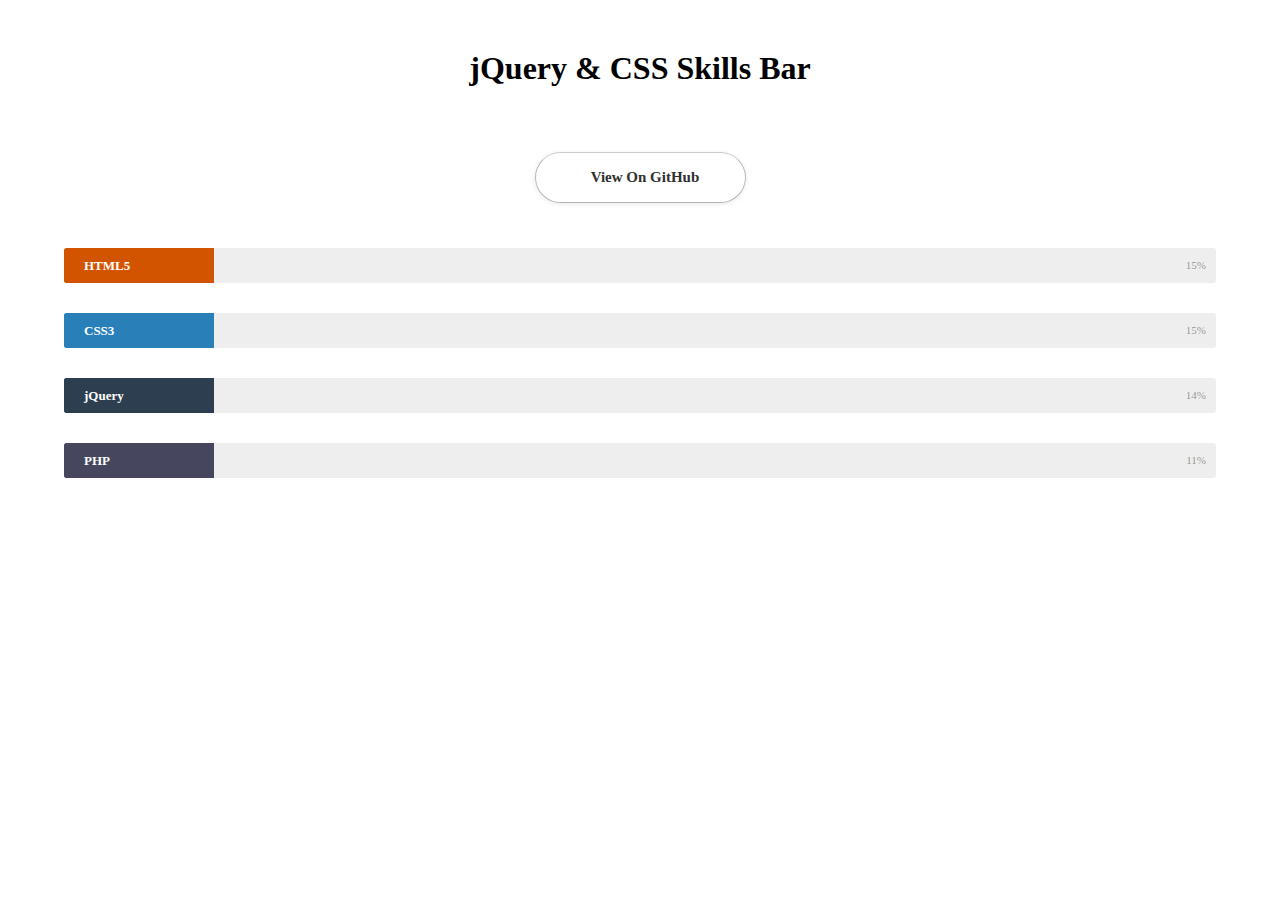
<file: jquery-css-skills-bar-master/index.html>
<!doctype html>
<html>
<head>
<meta charset="utf-8">
<meta name="viewport" content="width=device-width">
<title>jQuery & CSS Skills Bar</title>
<link href="css/style.css" rel="stylesheet">

<script src="js/jquery-2.1.4.min.js"></script>
<script src="js/skill.bars.jquery.js"></script>

<script>

$(document).ready(function(){
	
	$('.skillbar').skillBars({
		from: 0,
		speed: 4000, 
		interval: 100,
		decimals: 0,
	});
	
});

</script>

<style>

/** github btn style**/
.view_github_btn
{
	width:100%;
	display:inline-block;
	text-align:center;
	margin:15px 0 30px 0;
}
.view_github_btn a
{
	border-color: #cbcbcb #b7b7b7 #b3b3b3;
    border-radius: 30px;
    border-style: solid;
    border-width: 1px;
    box-shadow: 0 1px 5px #e8e8e8;
    color: #303030;
    display: inline-block;
    font-size: 15px;
    font-weight: bold;
    line-height: 25px;
    padding: 12px 10px 12px 20px;
    width: 179px;
	text-decoration:none;
	background: url(http://umarwebdeveloper.github.io/images/octocat-icon.png) no-repeat 10% center;
}
/** github btn style**/
</style>

</head>

<body>

<div class="wrapper">
    <h1>jQuery & CSS Skills Bar</h1>
    
    <span class="view_github_btn"><a href="https://github.com/umarwebdeveloper/jquery-css-skills-bar">View On GitHub</a></span>
    
    <div class="skillbar" data-percent="98">
      <span class="skillbar-title" style="background: #d35400;">HTML5</span>
      <p class="skillbar-bar" style="background: #e67e22;"></p>
      <span class="skill-bar-percent"></span>
    </div>
    <!-- End Skill Bar -->
    
    <div class="skillbar" data-percent="99">
      <span class="skillbar-title" style="background: #2980b9;">CSS3</span>
      <p class="skillbar-bar" style="background: #3498db;"></p>
      <span class="skill-bar-percent"></span>
    </div>
    <!-- End Skill Bar -->
    
    <div class="skillbar" data-percent="95">
      <span class="skillbar-title" style="background: #2c3e50;">jQuery</span>
      <p class="skillbar-bar" style="background: #2c3e50;"></p>
      <span class="skill-bar-percent"></span>
    </div>
    <!-- End Skill Bar -->
    
    <div class="skillbar" data-percent="70">
      <span class="skillbar-title" style="background: #46465e;">PHP</span>
      <p class="skillbar-bar" style="background: #5a68a5;"></p>
      <span class="skill-bar-percent"></span>
    </div>
    <!-- End Skill Bar -->
</div>

</body>
</html>
</file>
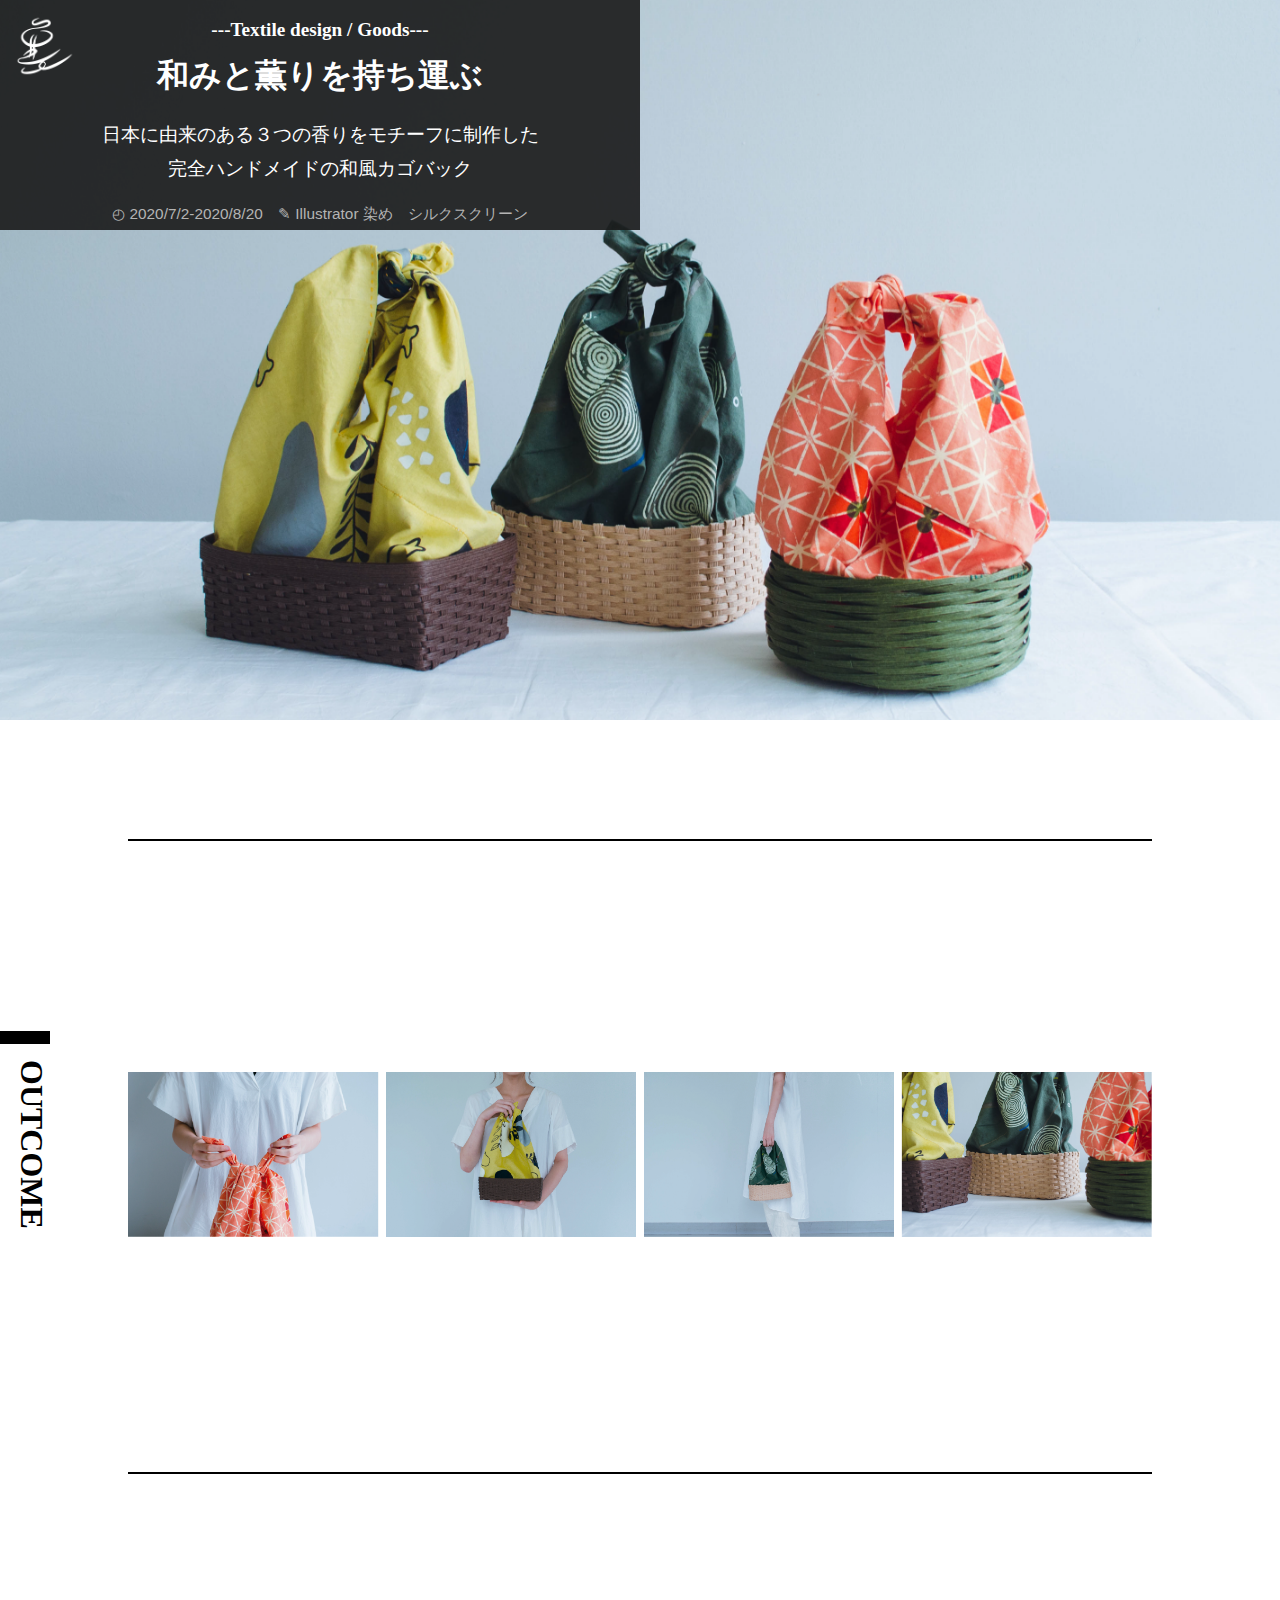
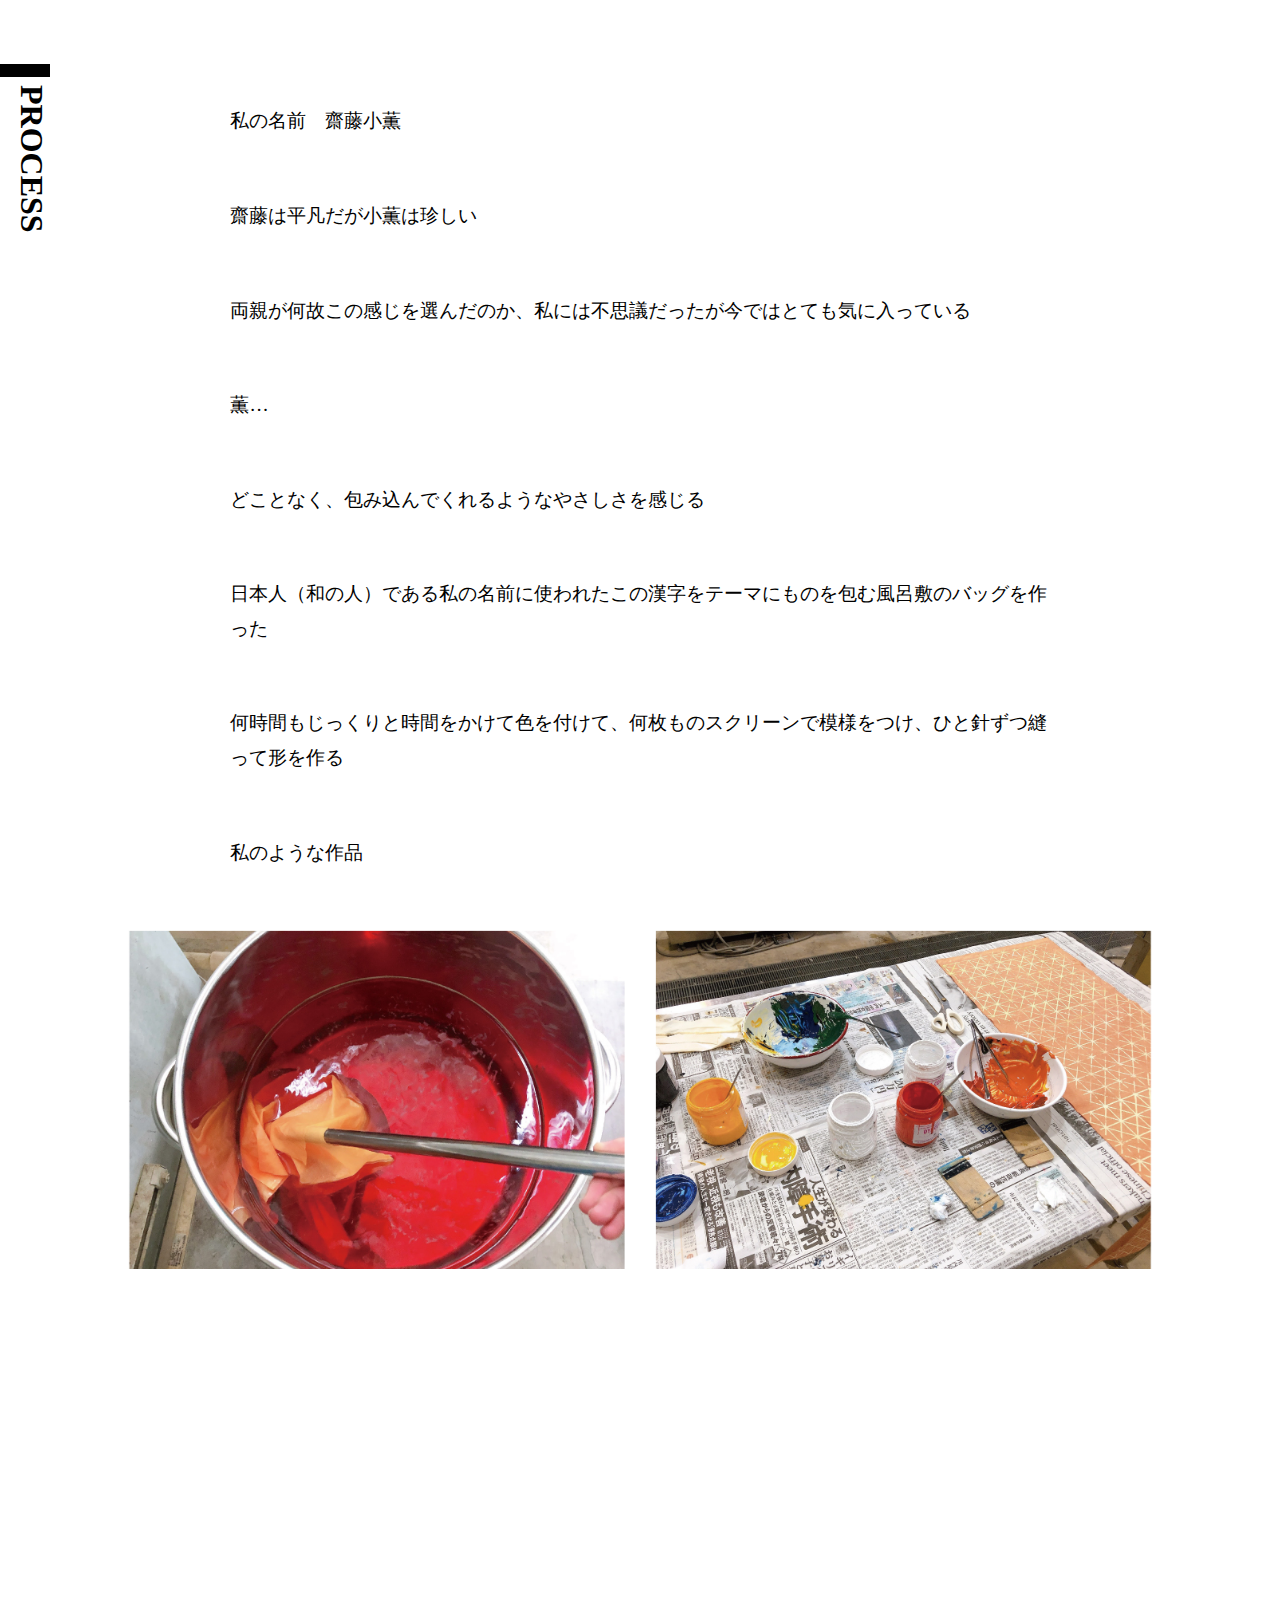
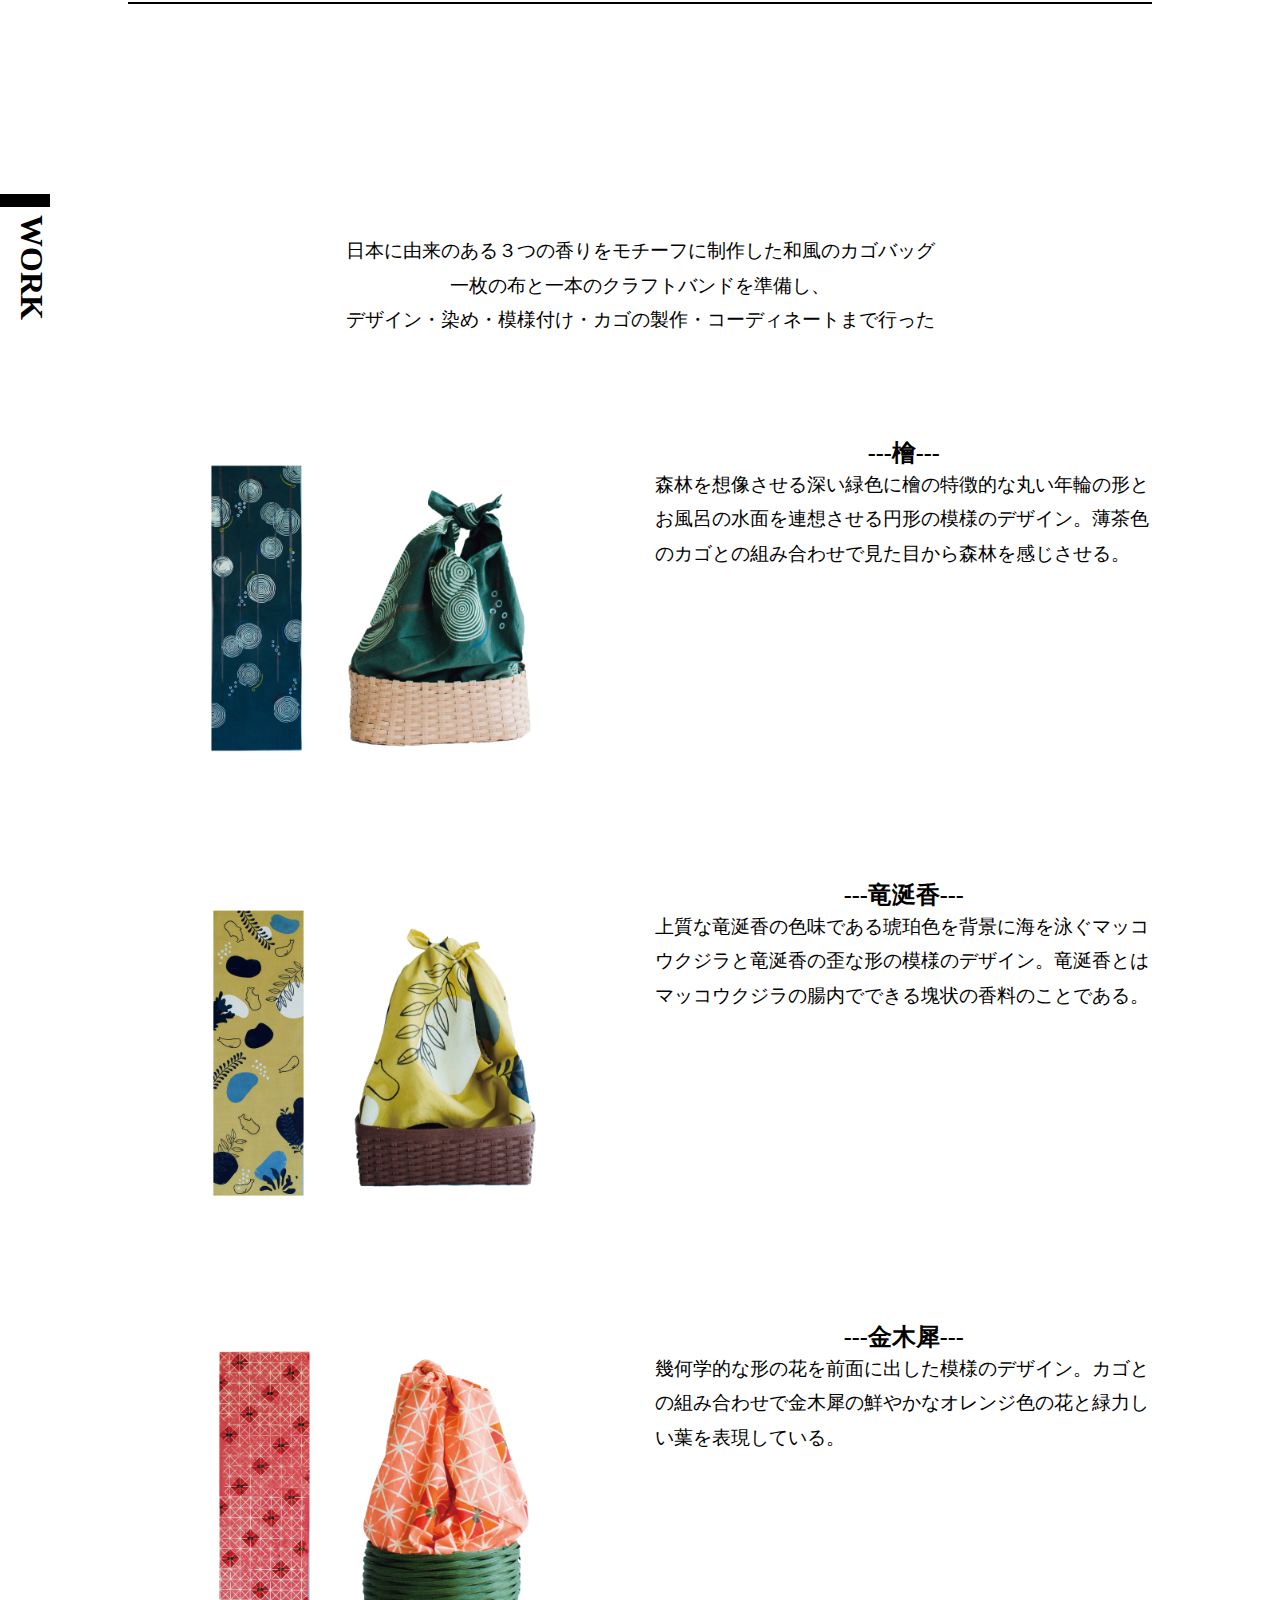
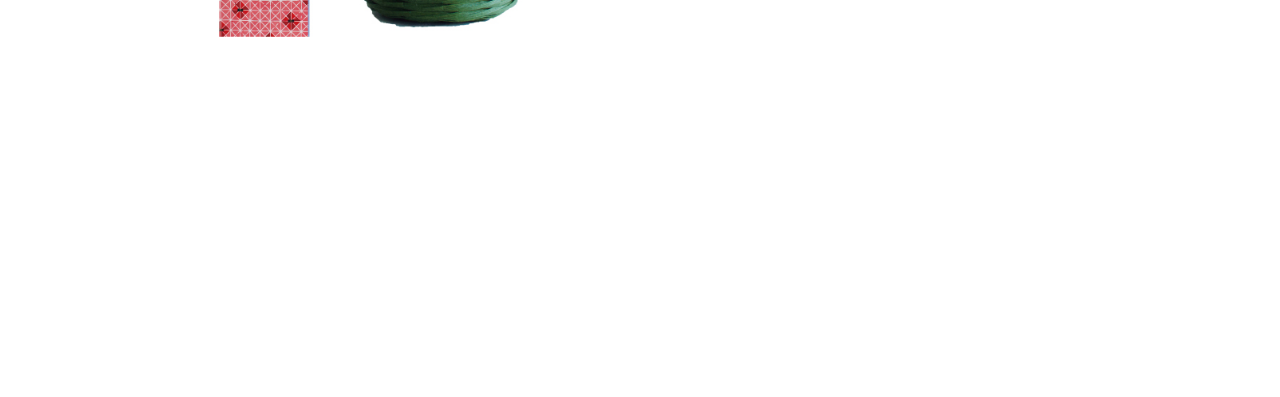
<file: bag.html>
<!DOCTYPE html>
<html>
	<head>
		<meta charset="utf-8" />
		<meta
			name="viewport"
			content="width=device-width, initial-scale=1.0, maximum-scale=1.0, minimum-scale=1.0"
		/>
		<title>齋藤小薫ーポートフォリオサイト</title>
		<meta name="keywords" content="齋藤小薫、作品集、ポートフォリオ" />
		<meta name="description" content="どんなサイトなのかの説明" />
		<link rel="stylesheet" href="css/normalize.css" />
		<link rel="stylesheet" href="css/main.css" />
	</head>

	<body>
		<header>
            <a href="https://koyukis.github.io/workspace/"class="btn-img">
            <img class="logo-img" src="images/logo.png" alt="ロゴ"></a>
        </header>
		<main>
            <section id="top">
                <div class="top-box p-top-top">  
                    <h2 class="txt-ex top-name-center">---Textile design / Goods---</h2>
                    <h2 class="txt-top top-name-center top-name-bottom">和みと薫りを持ち運ぶ</h2>
                    <p class="txt top-name-center top-name-bottom margins">日本に由来のある３つの香りをモチーフに制作した<br>完全ハンドメイドの和風カゴバック</p>
                    <p class="p-sanserif gray top-name-center">◴ 2020/7/2-2020/8/20&emsp;✎ Illustrator 染め　シルクスクリーン</p>
                </div>
                <img class="img dish" src="images/top-big-03.png" alt="バッグのトプ画">
                <div class=" pages-top-bottom ">
                    
                    <div class="mini-top-k">  
                        <img class="img" src="images/top-03.png" alt="バッグのトプ画">
                        <h2 class="txt-ex top-name-center">---Textile design / Goods---</h2>
                        <h2 class="txt-top top-name-center top-name-bottom">和みと薫りを持ち運ぶ</h2>
                        <p class="txt top-name-center top-name-bottom margins">日本に由来のある３つの香りをモチーフに制作した<br>完全ハンドメイドの和風カゴバック</p>
                        <p class="p-sanserif gray top-name-center">◴ 2020/7/2-2020/8/20<br>>✎ Illustrator 染め　シルクスクリーン</p>
                    </div>
                </div>
            </section>

            <section>
                <h1 class="mixed mini-box menu topic">&nbsp; OUTCOME</h1>
                <div class=" pages-section-bottom margins pages-center">
                    <!-- <a href="https://koyukis.github.io/works/higashiyama.html/#higashiyama-works"> -->
                    <img class="img" src="images/zoom-13.png" alt="バッグの一覧">
                <!-- </a> -->
                </div>
            </section>

            <section>
                <h1 class="mixed mini-box menu topic">&nbsp;PROCESS</h1>
                <div class=" pages-section-bottom margins">
                    <div class="txt">
                        <p class=" p-line">私の名前　齋藤小薫</p>

                        <p class=" p-line">齋藤は平凡だが小薫は珍しい</p>

                        <p class=" p-line">両親が何故この感じを選んだのか、私には不思議だったが今ではとても気に入っている</p>

                        <p class=" p-line">薫…</p>

                        <p class=" p-line">どことなく、包み込んでくれるようなやさしさを感じる</p>

                        <p class=" p-line">日本人（和の人）である私の名前に使われたこの漢字をテーマにものを包む風呂敷のバッグを作った</p>

                        <p class=" p-line">何時間もじっくりと時間をかけて色を付けて、何枚ものスクリーンで模様をつけ、ひと針ずつ縫って形を作る</p>

                        <p class=" p-line">私のような作品</p>


                    </div>
                    <div class="pages-grid">
                        <img class="pages-grid-item" src="images/bag-18.jpg" alt="染め">
                        <img class="pages-grid-item" src="images/bag-19.jpg" alt="シルクスクリーン">
                    </div>
                </div>

                <h1 class="mixed mini-box menu topic">&nbsp;WORK</h1>
                <div class=" pages-section-bottom margins">
                    <p class="txt pages-h1-bottom pages-center">日本に由来のある３つの香りをモチーフに制作した和風のカゴバッグ<br>
                    一枚の布と一本のクラフトバンドを準備し、<br>デザイン・染め・模様付け・カゴの製作・コーディネートまで行った</p>
                    <div class="pages-grid">
                        <img class="bag-jpg pages-grid-item" src="images/bag-15.jpg" alt="檜">
                        <div class="pages-grid-item">
                            <h2 class="txt-h2 pages-center">---檜---</h2>
                            <p class="txt bag-work">森林を想像させる深い緑色に檜の特徴的な丸い年輪の形とお風呂の水面を連想させる円形の模様のデザイン。薄茶色のカゴとの組み合わせで見た目から森林を感じさせる。</p>
                        </div>
                    </div>
                    <div class="pages-grid">
                        <img class="bag-jpg pages-grid-item" src="images/bag-16.jpg" alt="竜涎香">
                        <div class="pages-grid-item">
                            <h2 class="txt-h2 pages-center">---竜涎香---</h2>
                            <p class="txt bag-work">上質な竜涎香の色味である琥珀色を背景に海を泳ぐマッコウクジラと竜涎香の歪な形の模様のデザイン。竜涎香とはマッコウクジラの腸内でできる塊状の香料のことである。</p>
                        </div>
                    </div>
                    <div class="pages-grid">
                        <img class="bag-jpg pages-grid-item" src="images/bag-17.jpg" alt="金木犀">
                        <div class="pages-grid-item">
                            <h2 class="txt-h2 pages-center">---金木犀---</h2>
                            <p class="txt bag-work">幾何学的な形の花を前面に出した模様のデザイン。カゴとの組み合わせで金木犀の鮮やかなオレンジ色の花と緑力しい葉を表現している。</p>
                        </div>
                    </div>
                </div>
            </section>

            <!-- <section>
                <div class="pages-section-bottom">
                    <p class="txt">制作では布の染めとシルクスクリーン、カゴの制作、裁縫を行いました。特に頑張ったのは染めです。
                        深い色味を出すことにこだわりましたが、布が乾いてから色味が薄まってしまうため何度も染め直しを繰り返しました。
                        和のデザインの深みを出すことを追求した結果本来2〜3枚を単色で染めるのに2〜30分ほどで染終わるところ、この作品の染めには10時間ほどかかりました。</p>
                </div>
            </section> -->
		</main>
		<footer></footer>
	</body>
</html>
</file>
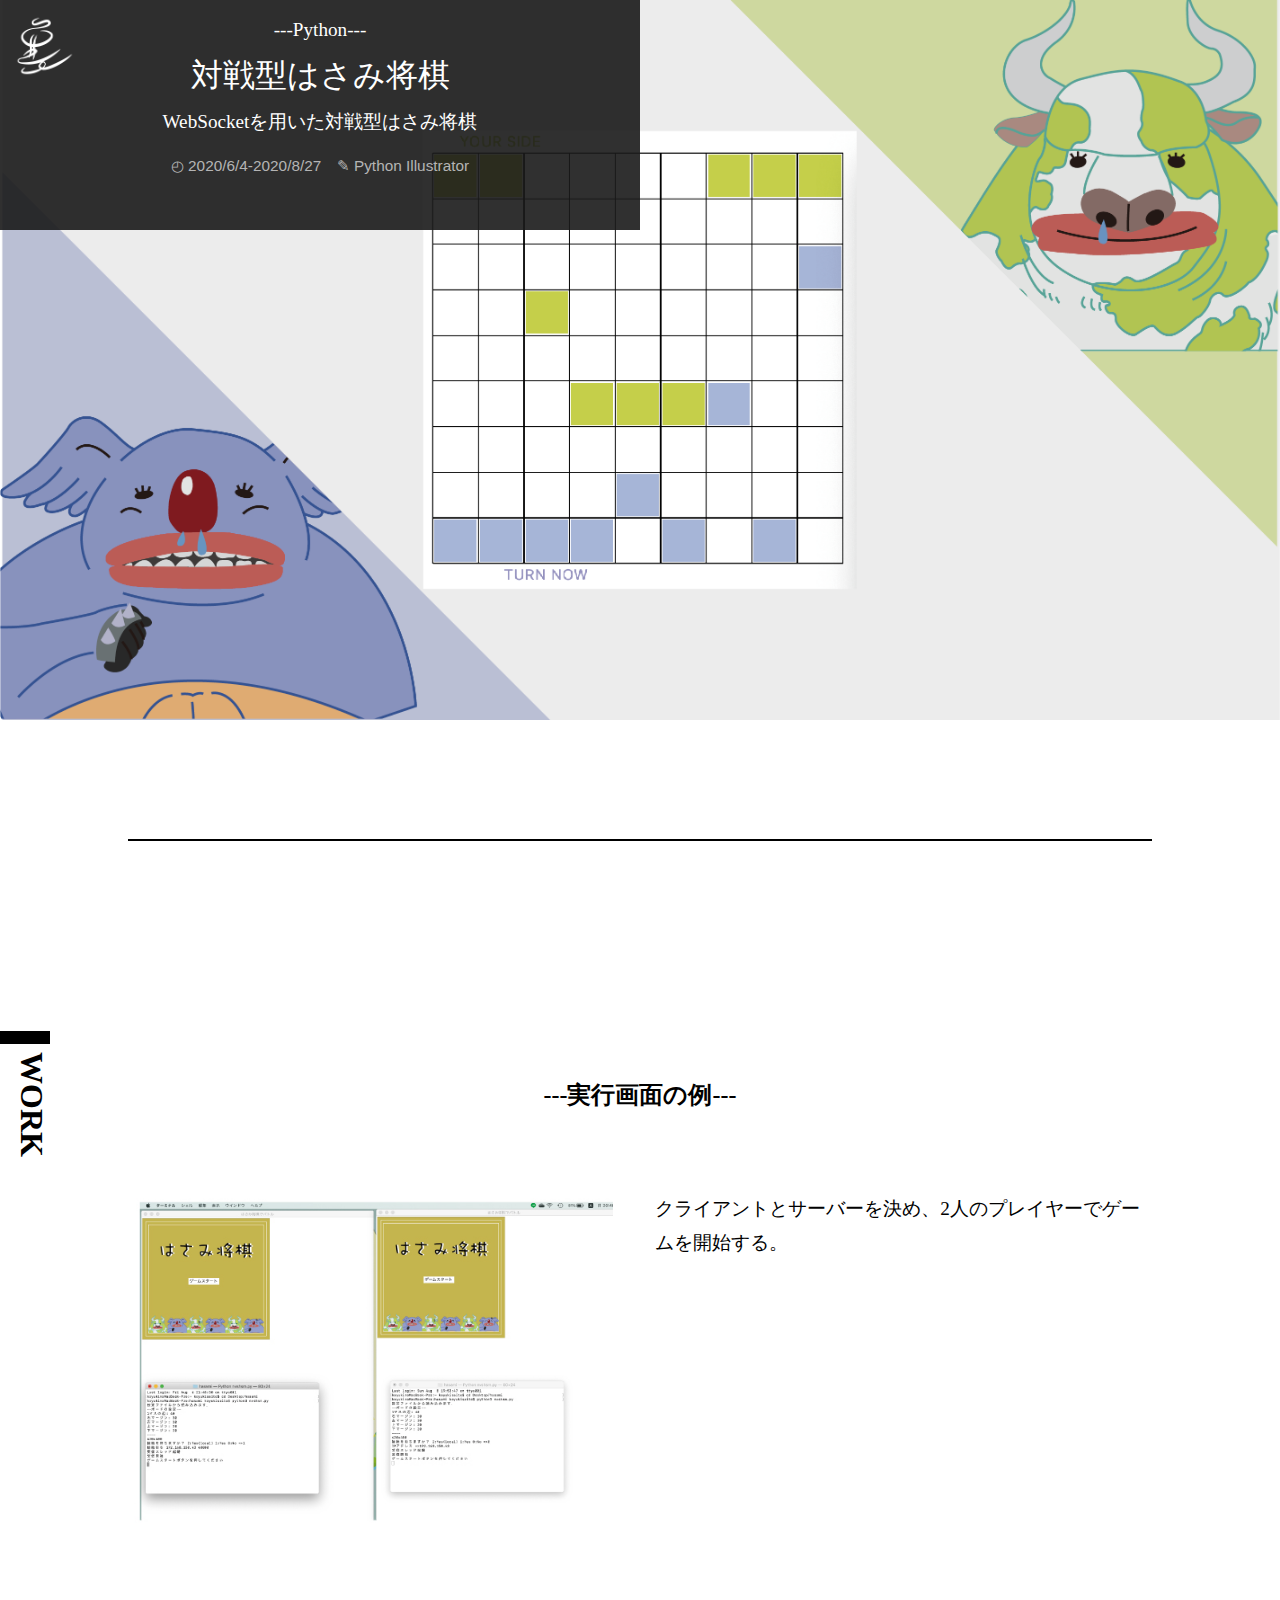
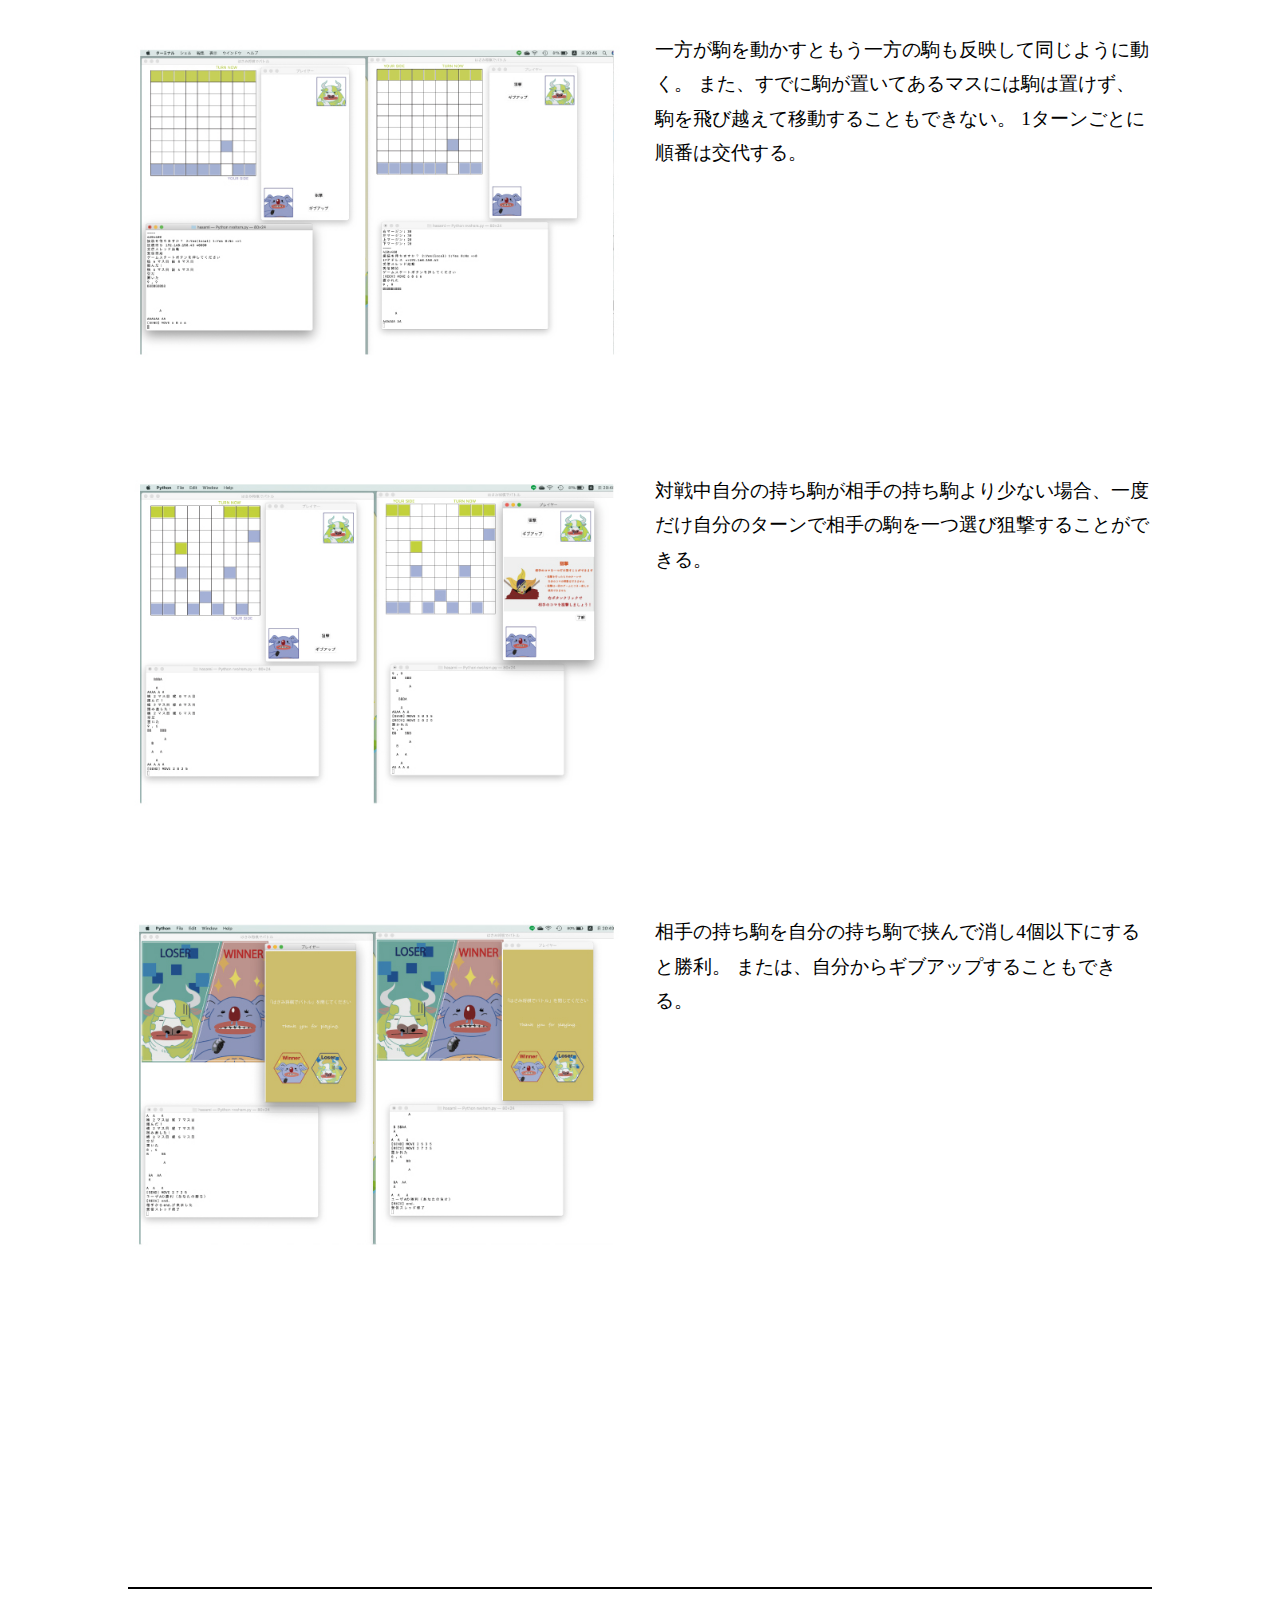
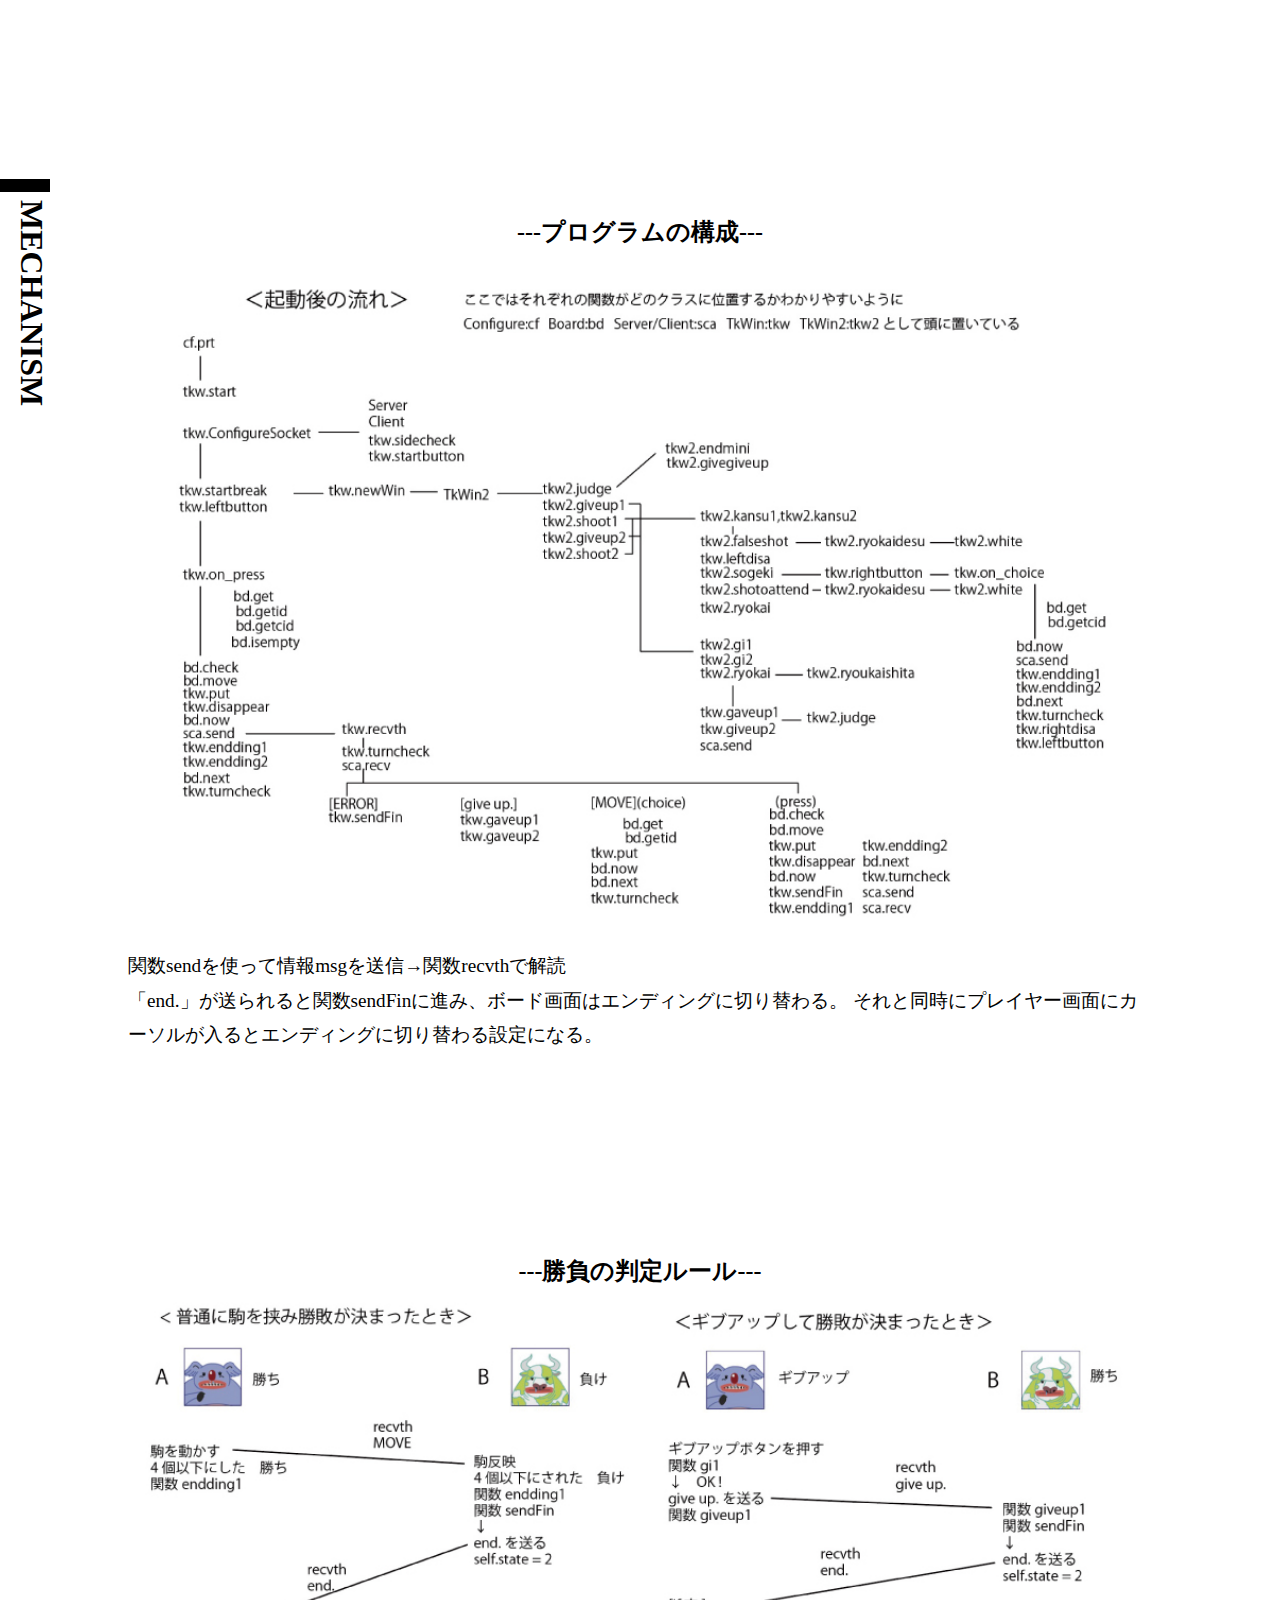
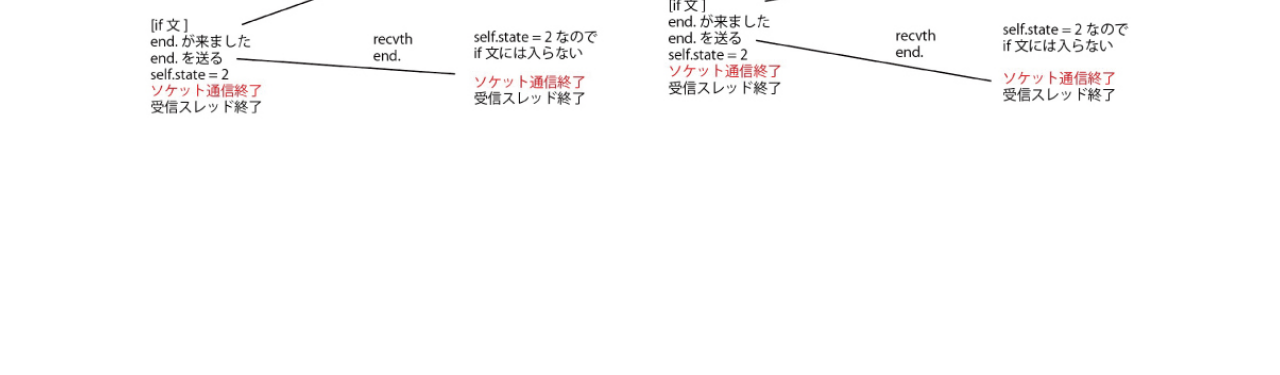
<file: hasami.html>
<!DOCTYPE html>
<html>
	<head>
		<meta charset="utf-8" />
		<meta
			name="viewport"
			content="width=device-width, initial-scale=1.0, maximum-scale=1.0, minimum-scale=1.0"
		/>
		<title>齋藤小薫ーポートフォリオサイト</title>
		<meta name="keywords" content="齋藤小薫、作品集、ポートフォリオ" />
		<meta name="description" content="どんなサイトなのかの説明" />
		<link rel="stylesheet" href="css/normalize.css" />
		<link rel="stylesheet" href="css/main.css" />
	</head>

	<body>
		<header>
            <a href="https://koyukis.github.io/workspace/"class="btn-img">
            <img class="logo-img" src="images/logo.png" alt="ロゴ"></a>
        </header>
		<main>
            <section id="top">
                
                <div class="top-box p-top-top"> 
                    
                    <p class="txt-ex top-name-center">---Python---</p>
                    <p class="txt-top top-name-center">対戦型はさみ将棋</p>
                    <p class="txt p-top-top top-name-center top-name-bottom margins">WebSocketを用いた対戦型はさみ将棋</p>
                    <p class="p-sanserif gray top-name-center">◴ 2020/6/4-2020/8/27&emsp;✎ Python Illustrator</p>
                </div>
                <img class="img dish" src="images/top-big-07.png" alt="はさみのトプ画">
                <div class=" pages-top-bottom">
                    
                    <div class="mini-top-k"> 
                        <img class="img" src="images/top-07.png" alt="はさみのトプ画">
                        <p class="txt-ex top-name-center">---Python---</p>
                        <p class="txt-top top-name-center top-name-bottom">対戦型はさみ将棋</p>
                        <p class="txt top-name-center top-name-bottom margins">WebSocketを用いた対戦型はさみ将棋</p>
                        <p class="p-sanserif gray top-name-center">◴ 2020/6/4-2020/8/27<br>>✎ Python Illustrator</p>
                    </div>
                </div>
            </section>

            <section>
                <h1 class="mixed mini-box menu topic">&nbsp;WORK</h1>
                <div class=" pages-section-bottom margins">
                    <!-- <p class="txt p-line"> -->
                    <div class="pages-center">
                        <!-- <img class="hasami-jpg" src="images/illust-05.png" alt="将棋"> -->
                        <h2 class="txt-h2 pages-top-bottom">---実行画面の例---</h2>
                    </div>
                    
                    <div class="pages-grid">
                        <img class="pages-grid-item" src="images/hasami-06.jpg" alt="1">
                        <p class="txt pages-grid-item">クライアントとサーバーを決め、2人のプレイヤーでゲームを開始する。</p>
                    </div>
                    <div class="pages-grid">
                        <img class="pages-grid-item" src="images/hasami-07.jpg" alt="2">
                        <p class="txt pages-grid-item">一方が駒を動かすともう一方の駒も反映して同じように動く。
                            また、すでに駒が置いてあるマスには駒は置けず、駒を飛び越えて移動することもできない。
                            1ターンごとに順番は交代する。</p>
                    </div>
                    <div class="pages-grid">
                        <img class="pages-grid-item" src="images/hasami-08.jpg" alt="3">
                        <p class="txt pages-grid-item">対戦中自分の持ち駒が相手の持ち駒より少ない場合、一度だけ自分のターンで相手の駒を一つ選び狙撃することができる。</p>
                    </div>
                    <div class="pages-grid">
                        <img class="pages-grid-item" src="images/hasami-09.jpg" alt="4">
                        <p class="txt pages-grid-item">相手の持ち駒を自分の持ち駒で挟んで消し4個以下にすると勝利。
                            または、自分からギブアップすることもできる。</p>
                    </div>
                </div>
            </section>

            <section>
                <h1 class="mixed mini-box menu topic">&nbsp;MECHANISM</h1>
                <div class="pages-section-bottom margins">
                    <h2 class="txt-h2 pages-center"p>---プログラムの構成---</h2>
                    <img class="img pages-grid-item" src="images/hasami-10.jpg" alt="流れ">
                    <p class="txt higashiyama-work">関数sendを使って情報msgを送信→関数recvthで解読<br/>
                    「end.」が送られると関数sendFinに進み、ボード画面はエンディングに切り替わる。
                    それと同時にプレイヤー画面にカーソルが入るとエンディングに切り替わる設定になる。</p>
                    <h2 class="txt-h2 pages-center">---勝負の判定ルール---</h2>
                    <img class="img pages-grid-item" src="images/hasami-11.jpg" alt="終了解説">
                    
                </div>
            </section>
		</main>
		<footer></footer>
	</body>
</html>
</file>
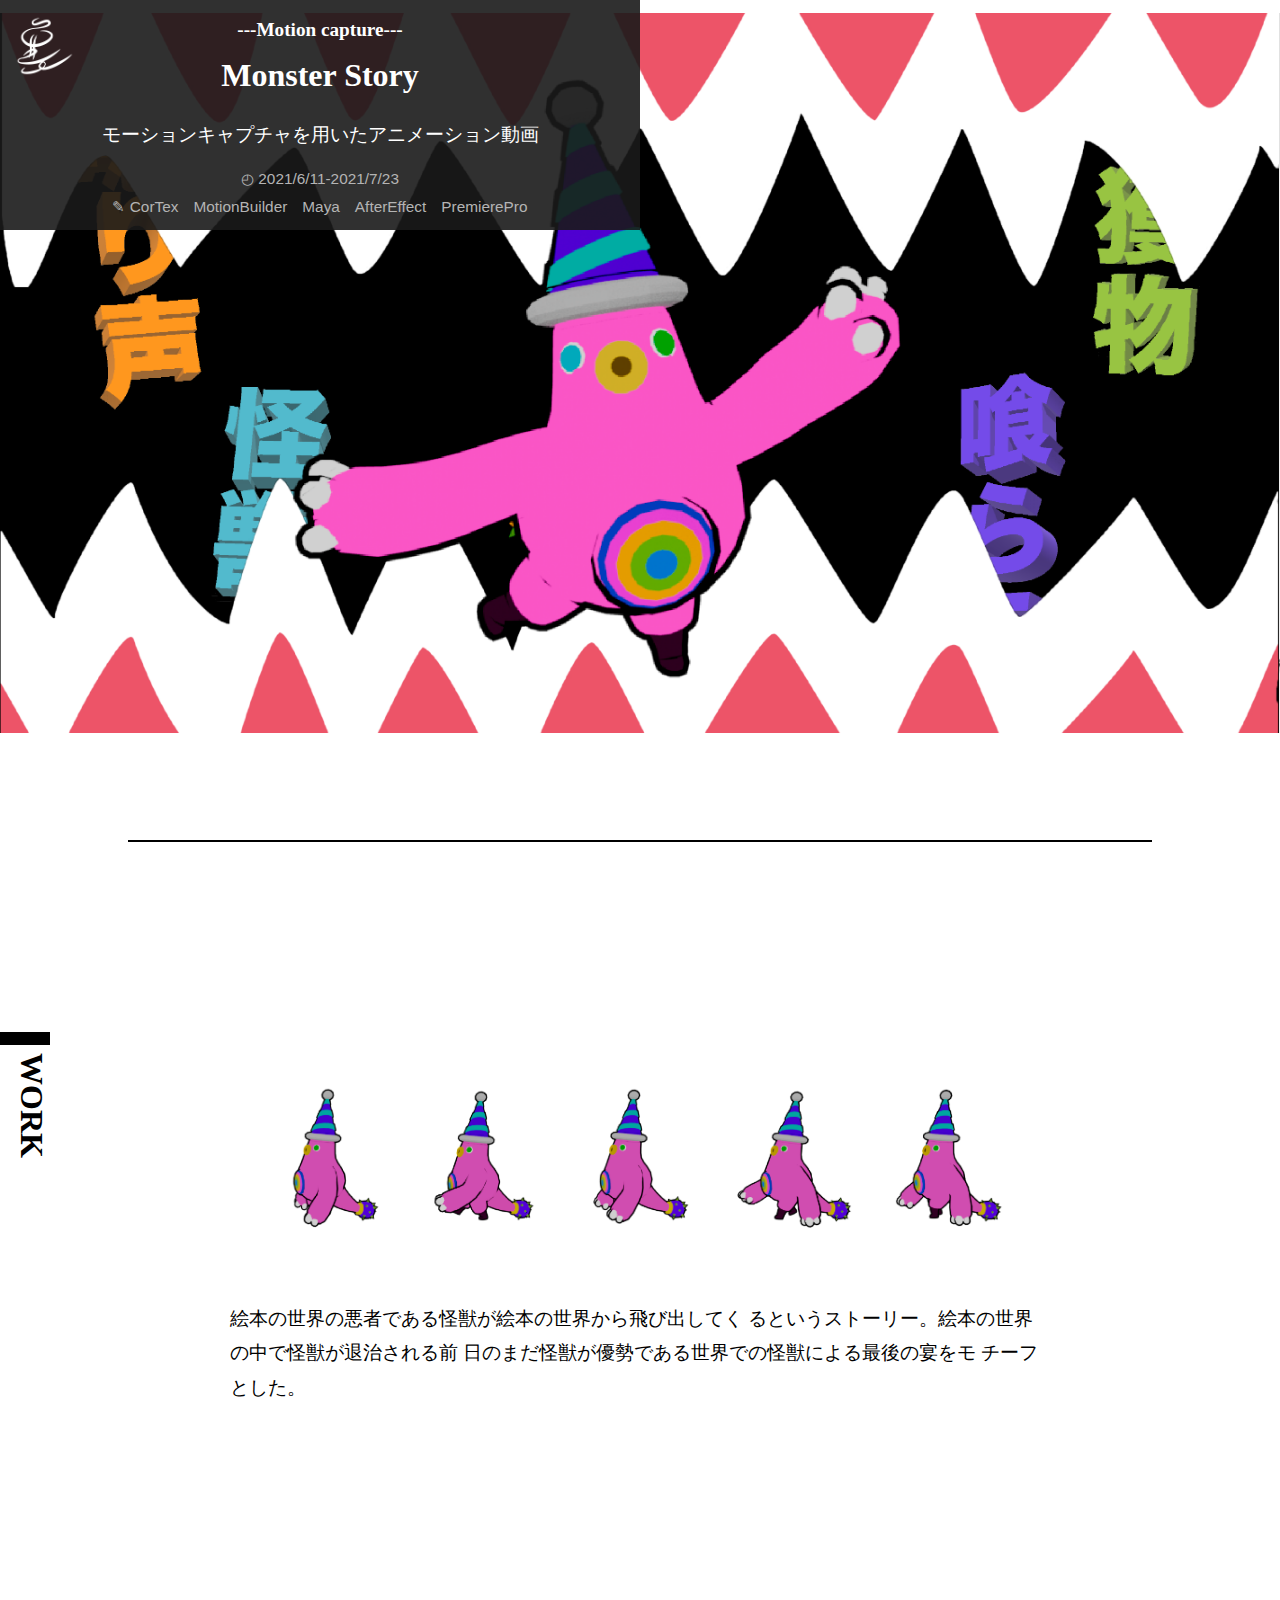
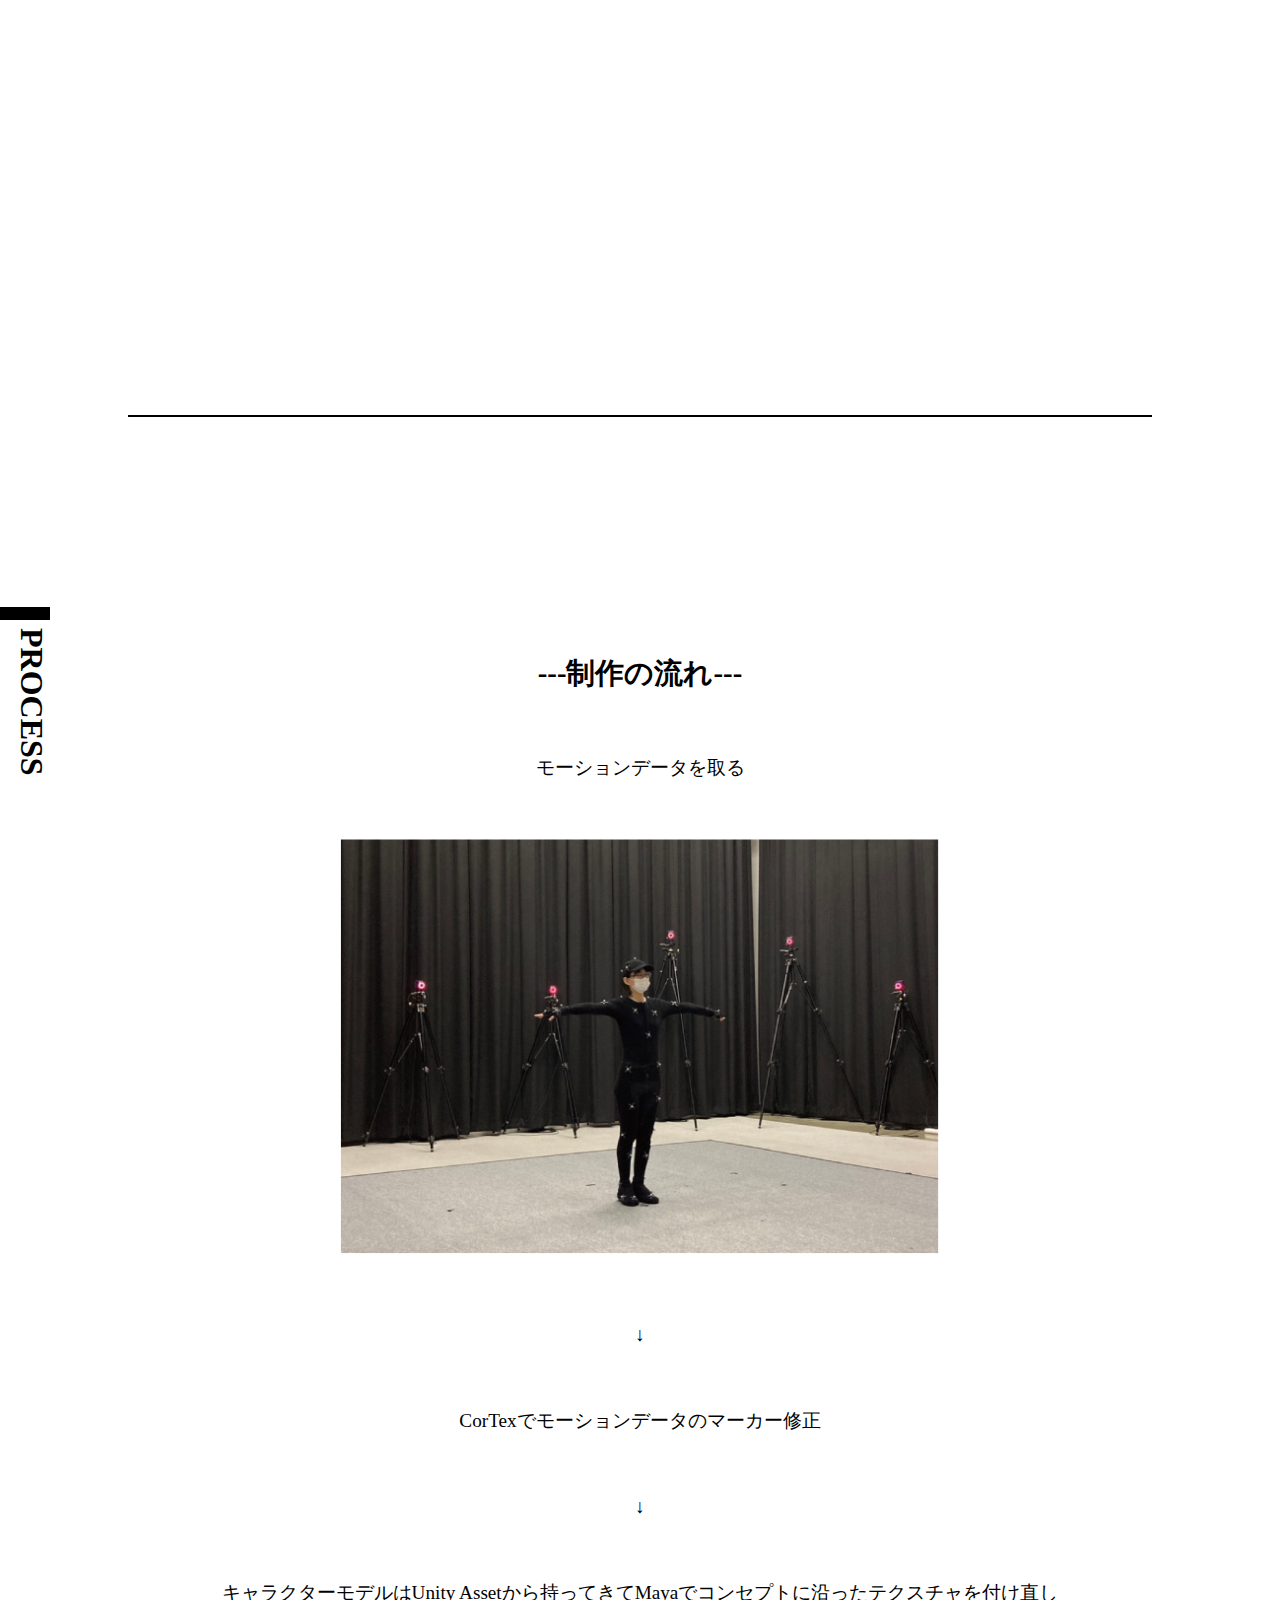
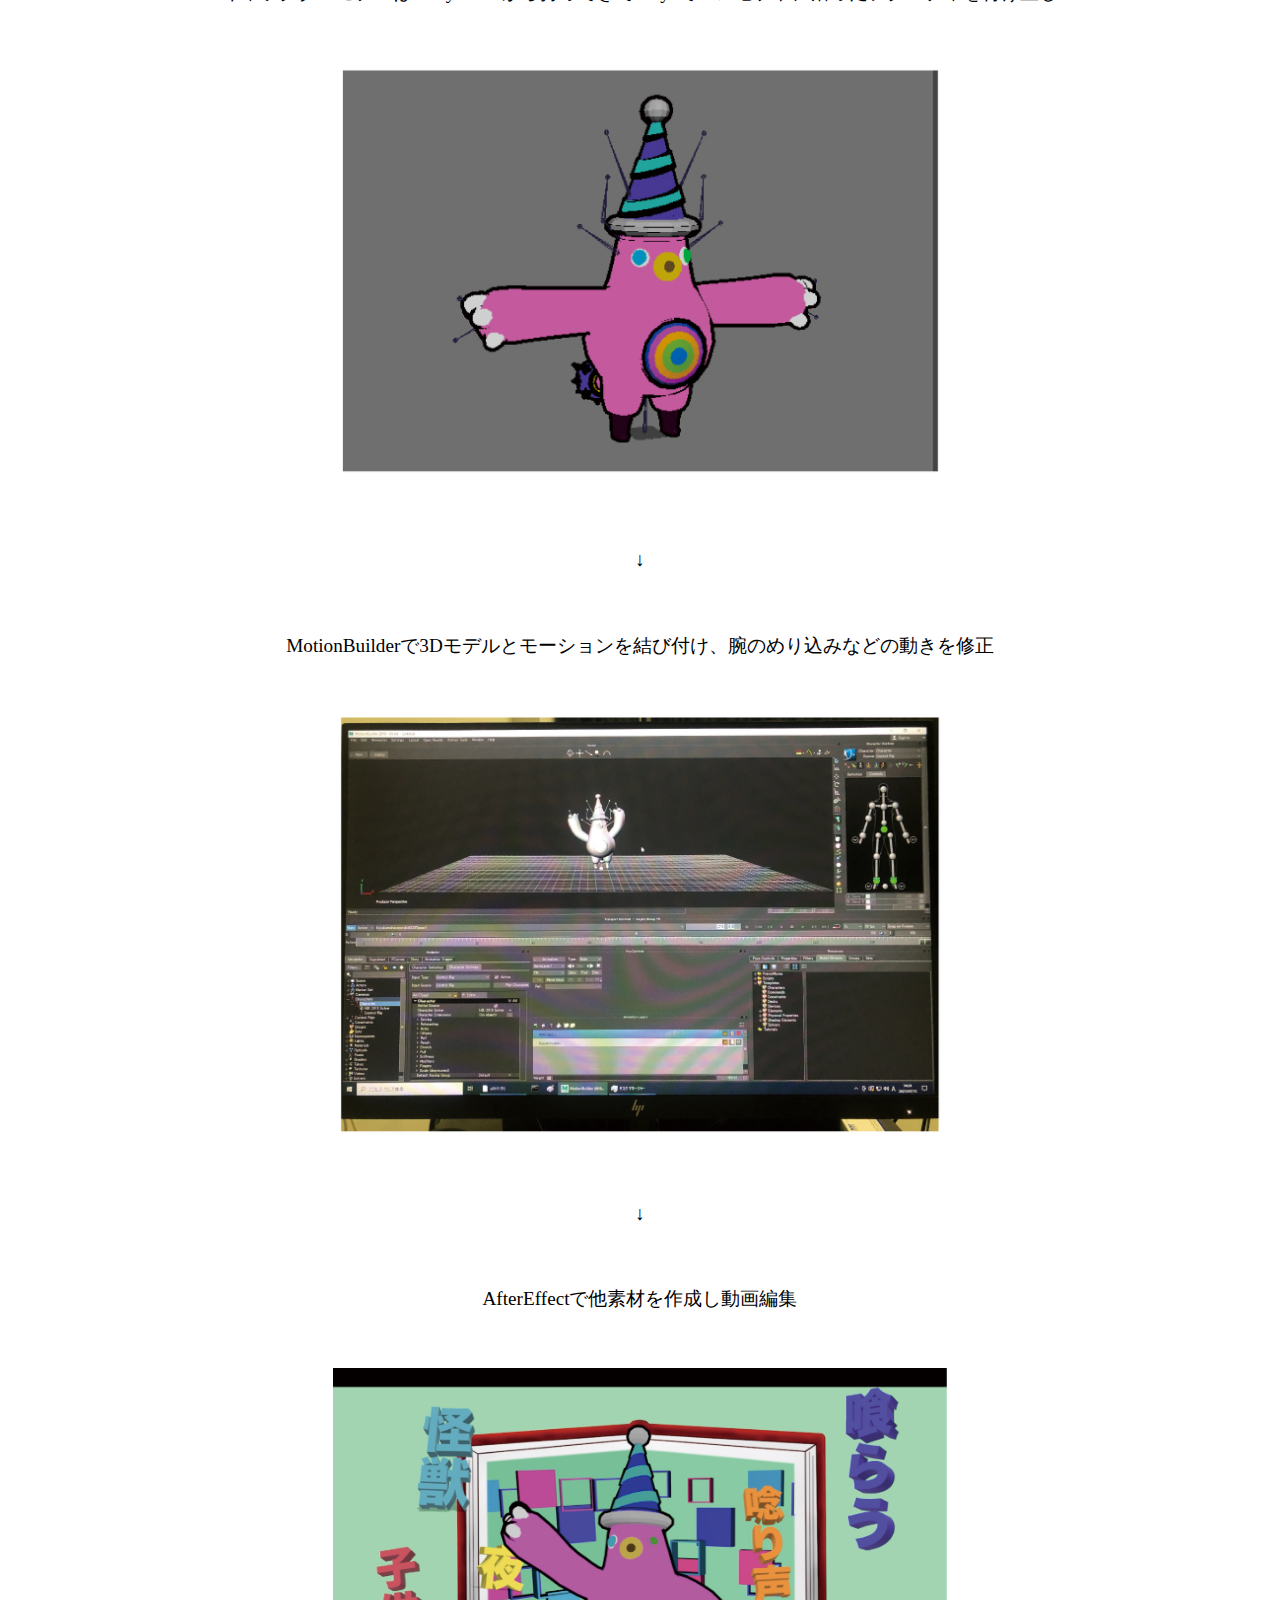
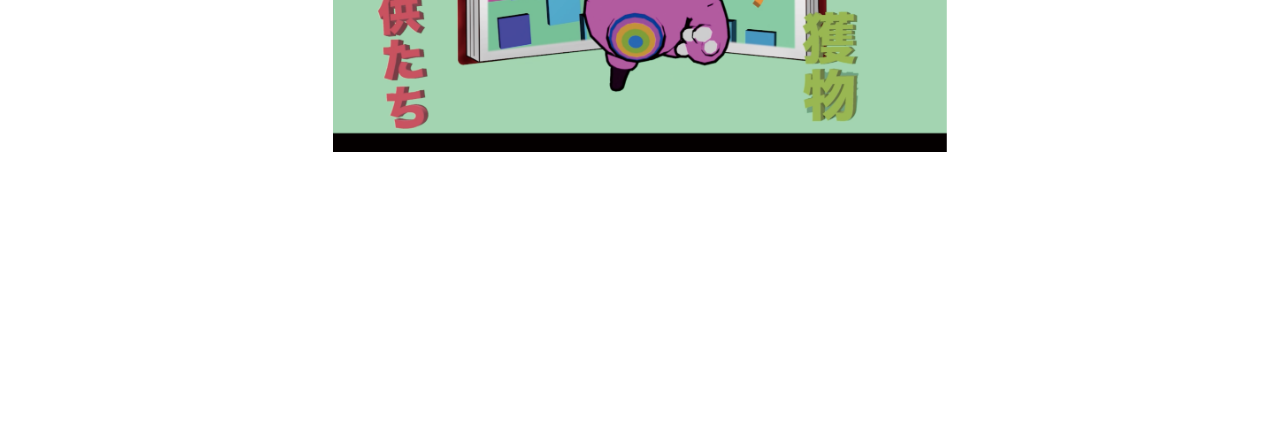
<file: motion.html>
<!DOCTYPE html>
<html>
	<head>
		<meta charset="utf-8" />
		<meta
			name="viewport"
			content="width=device-width, initial-scale=1.0, maximum-scale=1.0, minimum-scale=1.0"
		/>
		<title>齋藤小薫ーポートフォリオサイト</title>
		<meta name="keywords" content="齋藤小薫、作品集、ポートフォリオ" />
		<meta name="description" content="どんなサイトなのかの説明" />
		<link rel="stylesheet" href="css/normalize.css" />
		<link rel="stylesheet" href="css/main.css" />
	</head>

	<body>
		<header>
            <a href="https://koyukis.github.io/workspace/"class="btn-img">
            <img class="logo-img" src="images/logo.png" alt="ロゴ"></a>
        </header>
		<main>
            <section id="top">
                <div class="top-box p-top-top"> 
                    <h2 class="txt-ex top-name-center">---Motion capture---</h2>
                    <h2 class="txt-top top-name-center top-name-bottom">Monster Story</h2>
                    <p class="txt top-name-center top-name-bottom margins">モーションキャプチャを用いたアニメーション動画</p>
                    <p class="p-sanserif gray top-name-center">◴ 2021/6/11-2021/7/23<br>✎ CorTex　MotionBuilder　Maya　AfterEffect　PremierePro</p>
                </div>

                <div class=" pages-top-bottom">
                    <img class="img" src="images/top-08.png" alt="monsterのトプ画">

                    <div class="mini-top-k">  
                        <h2 class="txt-ex top-name-center">---Motion capture---</h2>
                        <h2 class="txt-top top-name-center top-name-bottom">Monster Story</h2>
                        <p class="txt top-name-center top-name-bottom margins">モーションキャプチャを用いたアニメーション動画</p>
                        <p class="p-sanserif gray top-name-center">◴ 2021/6/11-2021/7/23<br>>✎ CorTex　MotionBuilder　Maya　AfterEffect　PremierePro</p>

                    </div>
                </div>
            </section>
            
            <section>
                <h1 class="mixed mini-box menu topic">&nbsp;WORK</h1>
                <div class=" pages-section-bottom margins">
                    <img class="img-80" src="images/zoom-14.png" alt="歩く">

                    <p class="txt p-line">絵本の世界の悪者である怪獣が絵本の世界から飛び出してく
                        るというストーリー。絵本の世界の中で怪獣が退治される前
                        日のまだ怪獣が優勢である世界での怪獣による最後の宴をモ
                        チーフとした。
                        </p>

                    <div class="youtube top-name-center">
                        <iframe width="560" height="315" src="https://www.youtube.com/embed/mqUt7k_mdUs"
                        title="YouTube video player" frameborder="0"
                        allow="accelerometer; autoplay; clipboard-write; encrypted-media; gyroscope; picture-in-picture" allowfullscreen>
                        </iframe>
                    </div>
                </div>
            </section>

            <section>
                <h1 class="mixed mini-box menu topic">&nbsp;PROCESS</h1>
                <div class=" pages-section-bottom margins">
                    <div class="txt">
                        <h2 class="motion-work top-name-center">---制作の流れ---</h2>

                        <p class="motion-work top-name-center">モーションデータを取る</p>

                        <img class="motion-work board-JPG" src="images/motion-18.jpg" alt="データ採取">

                        <p class="motion-work top-name-center">↓</p>

                        <p class="motion-work top-name-center">CorTexでモーションデータのマーカー修正</p>

                        <p class="motion-work top-name-center">↓</p>

                        <p class="motion-work top-name-center">キャラクターモデルはUnity Assetから持ってきてMayaでコンセプトに沿ったテクスチャを付け直し</p>

                        <img class="motion-work board-JPG" src="images/motion-19.jpg" alt="maya">

                        <p class="motion-work top-name-center">↓</p>

                        <p class="motion-work top-name-center">MotionBuilderで3Dモデルとモーションを結び付け、腕のめり込みなどの動きを修正</p>

                        <img class="motion-work board-JPG" src="images/motion-20.jpg" alt="MotionBuilder">

                        <p class="motion-work top-name-center">↓</p>

                        <p class="motion-work top-name-center">AfterEffectで他素材を作成し動画編集</p>

                        <img class="motion-work board-JPG" src="images/motion-15.png" alt="AfterEffect">
                    </div>
                </div>
            </section>

            
		</main>
		<footer></footer>
	</body>
</html>
</file>
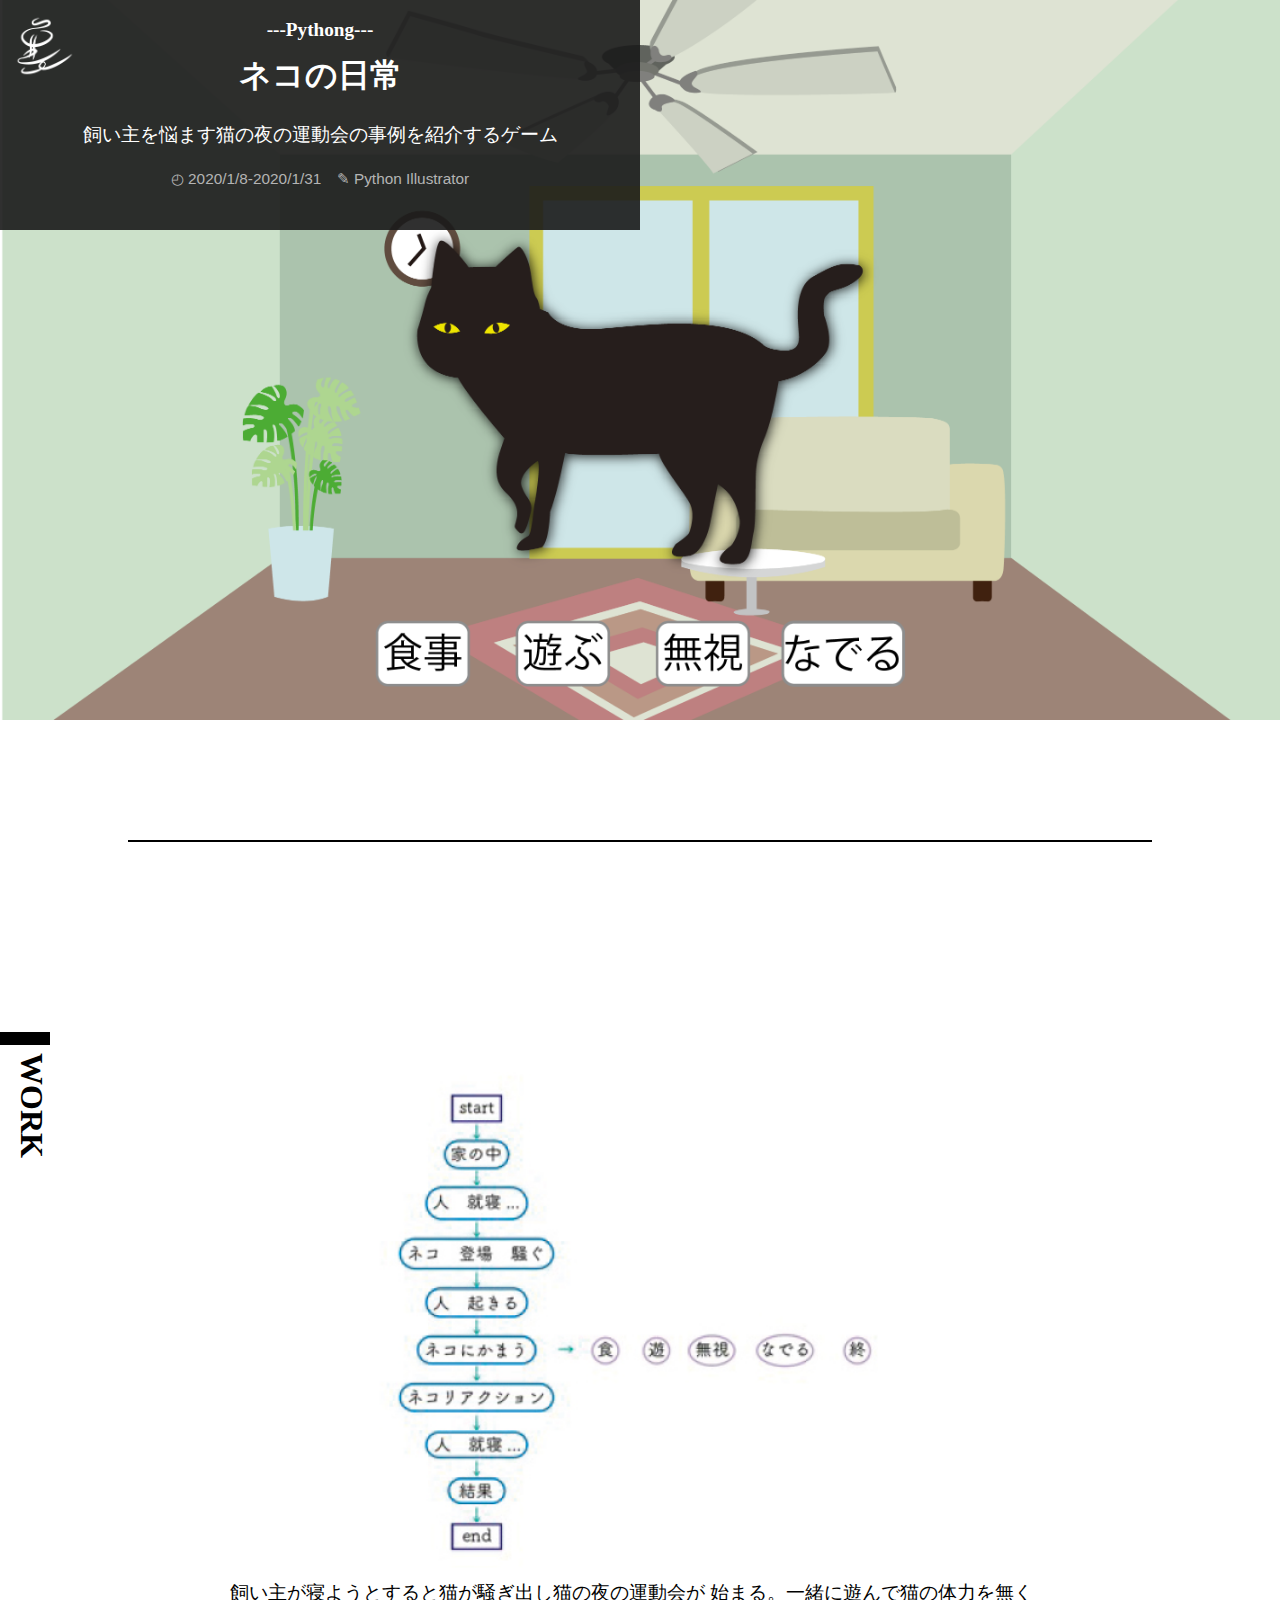
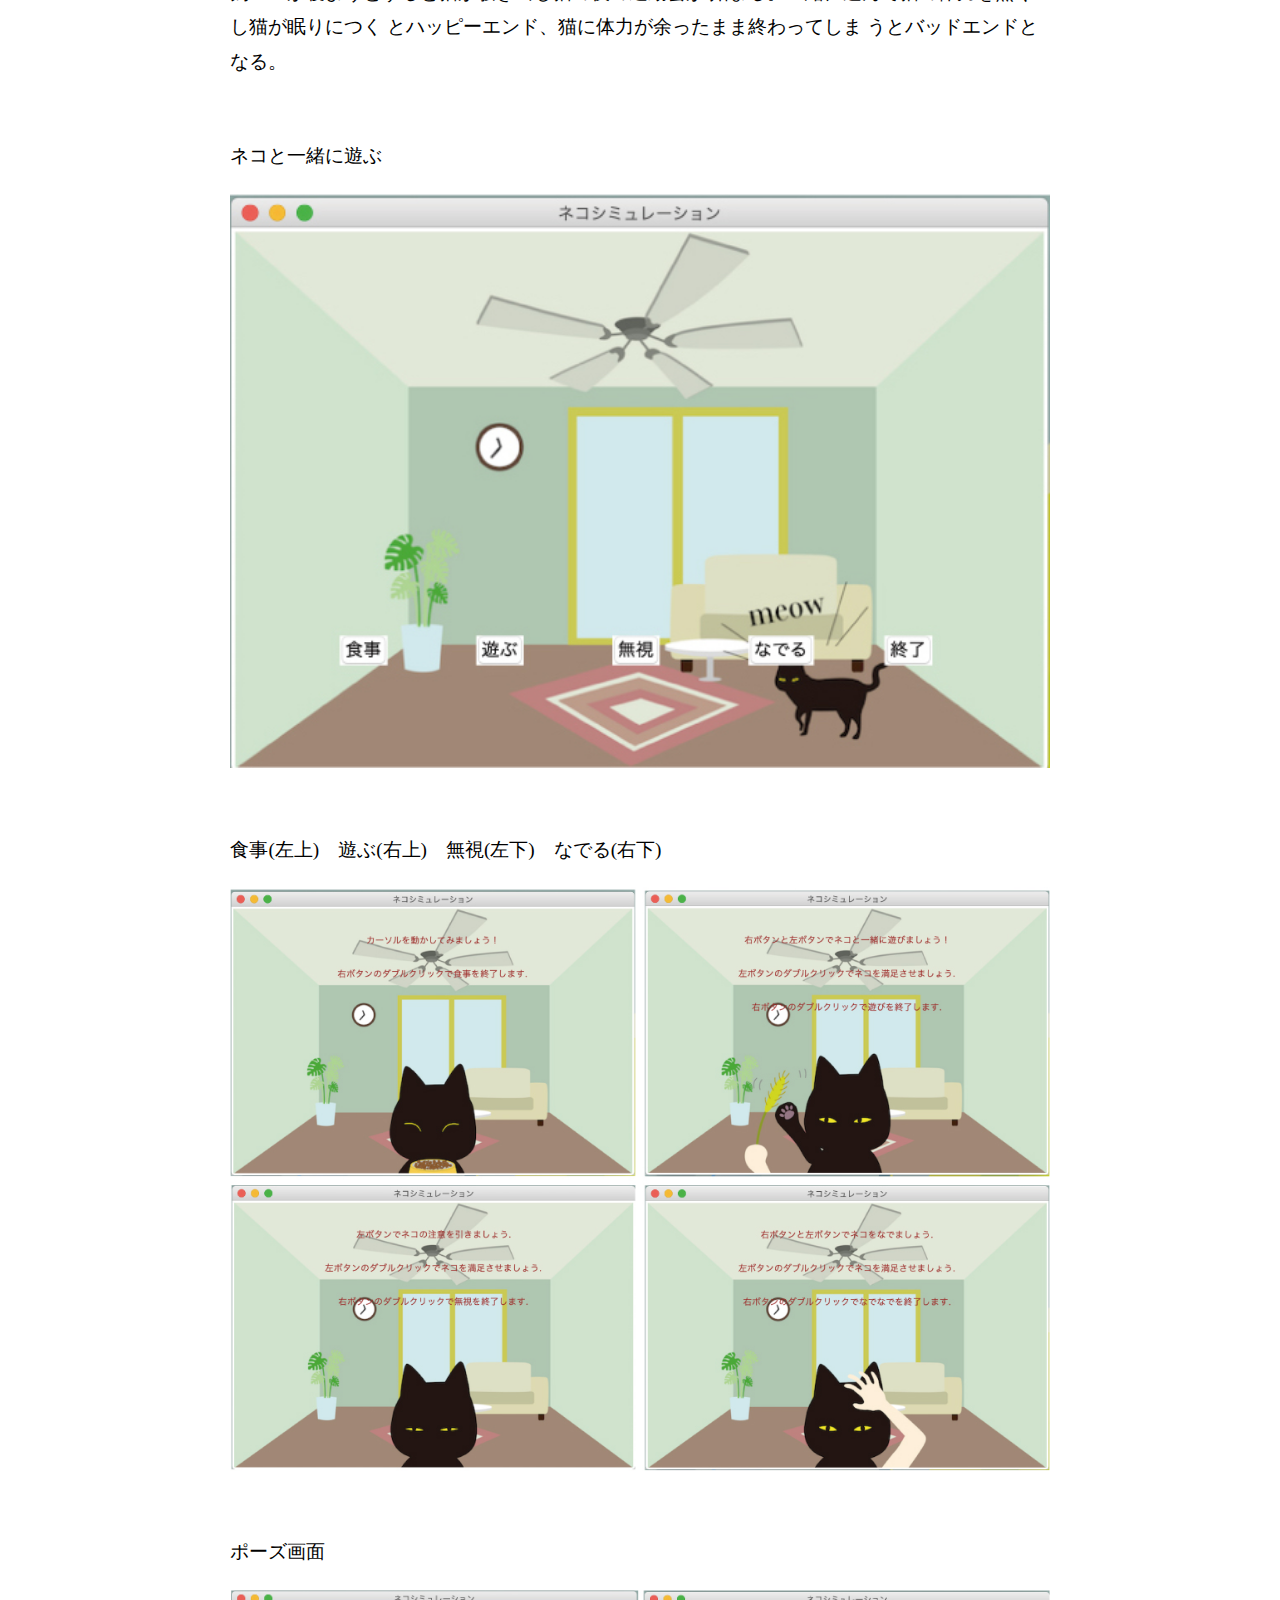
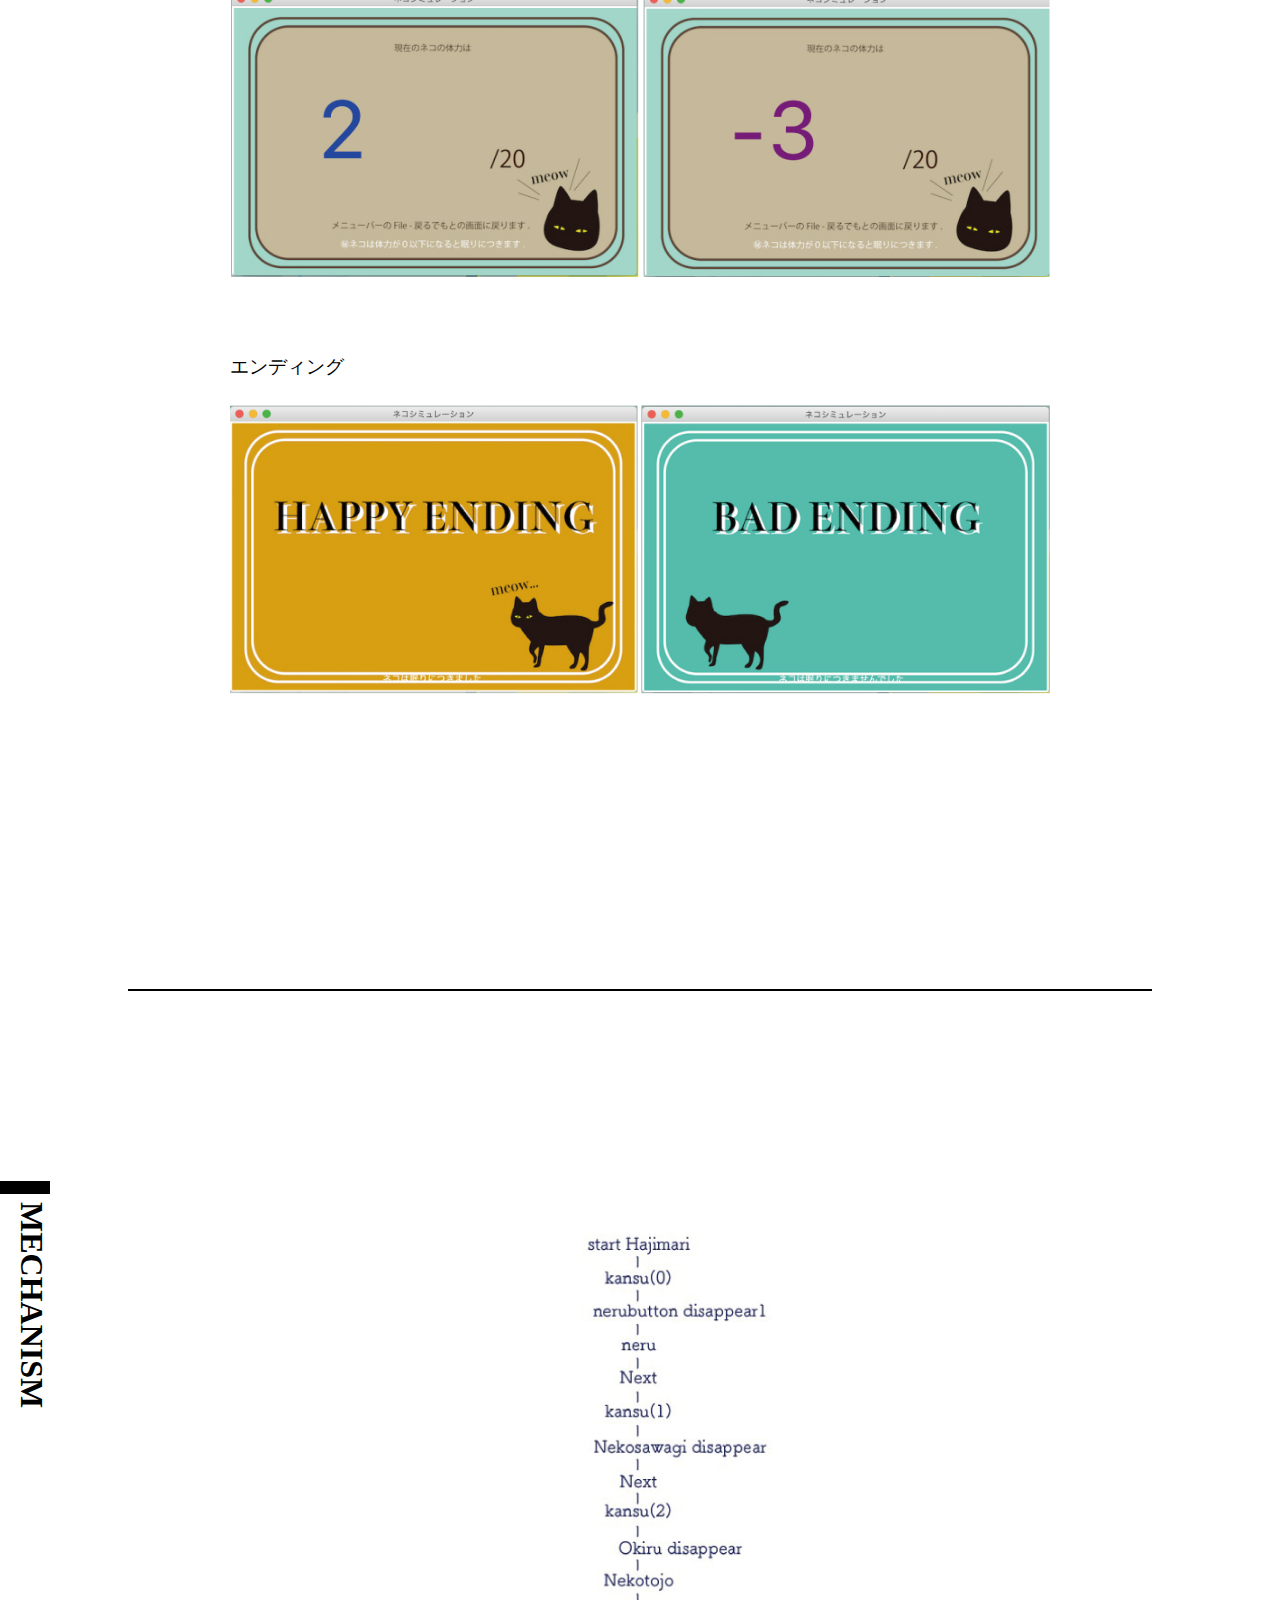
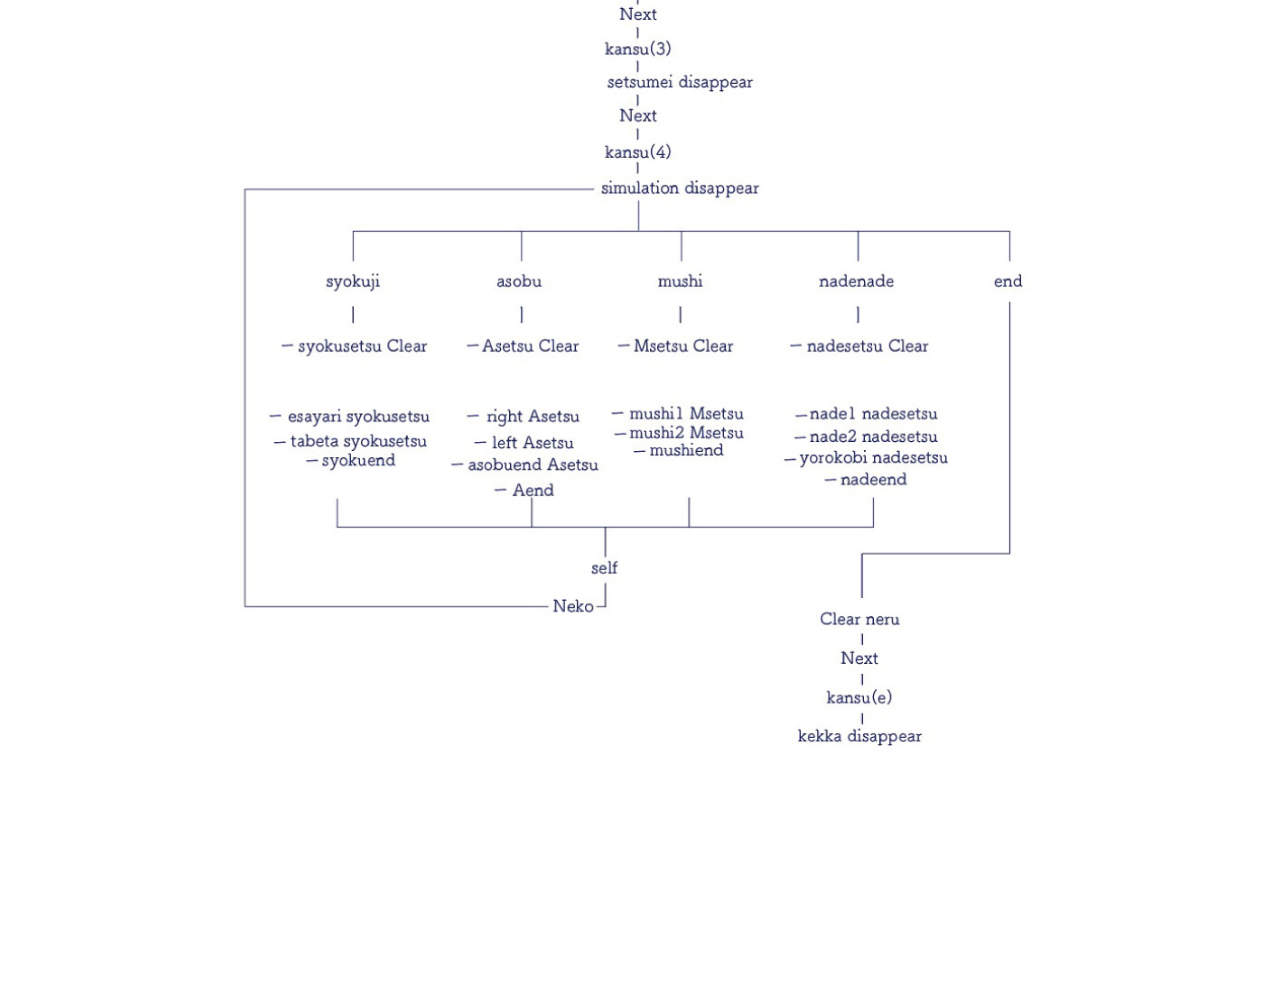
<file: neko.html>
<!DOCTYPE html>
<html>
	<head>
		<meta charset="utf-8" />
		<meta
			name="viewport"
			content="width=device-width, initial-scale=1.0, maximum-scale=1.0, minimum-scale=1.0"
		/>
		<title>齋藤小薫ーポートフォリオサイト</title>
		<meta name="keywords" content="齋藤小薫、作品集、ポートフォリオ" />
		<meta name="description" content="どんなサイトなのかの説明" />
		<link rel="stylesheet" href="css/normalize.css" />
		<link rel="stylesheet" href="css/main.css" />
	</head>

	<body>
		<header>
            <a href="https://koyukis.github.io/workspace/"class="btn-img">
            <img class="logo-img" src="images/logo.png" alt="ロゴ"></a>
        </header>
		<main>
            <section id="top">
                <div class="top-box p-top-top">   
                    <h2 class="txt-ex top-name-center">---Pythong---</h2>
                    <h2 class="txt-top top-name-center top-name-bottom">ネコの日常</h2>
                    <p class="txt top-name-center top-name-bottom margins">飼い主を悩ます猫の夜の運動会の事例を紹介するゲーム</p>                        
                    <p class="p-sanserif gray top-name-center">◴ 2020/1/8-2020/1/31&emsp;✎ Python Illustrator</p>
                </div>
                <img class="img dish" src="images/top-big-06.png" alt="ネコのトプ画">
                <div class=" pages-top-bottom">
                    
                    <div class="mini-top-k">
                        <img class="img" src="images/top-06.png" alt="ネコのトプ画">
                        <h2 class="txt-ex top-name-center">---Pythong---</h2>
                        <h2 class="txt-top top-name-center top-name-bottom">ネコの日常</h2>
                        <p class="txt top-name-center top-name-bottom margins">飼い主を悩ます猫の夜の運動会の事例を紹介するゲーム</p>                        
                        <p class="txt gray top-name-center">◴ 2020/1/8-2020/1/31<br>✎ Python Illustrator</p>
                    </div>
                </div>
            </section>

            <section>
                <h1 class="mixed mini-box menu topic">&nbsp;WORK</h1>
                <div class=" pages-section-bottom margins">
                    <img class="board-JPG" src="images/neko-12.jpg" alt="流れ">
                    <p class="txt p-line">飼い主が寝ようとすると猫が騒ぎ出し猫の夜の運動会が
                        始まる。一緒に遊んで猫の体力を無くし猫が眠りにつく
                        とハッピーエンド、猫に体力が余ったまま終わってしま
                        うとバッドエンドとなる。</p>
                    <p class="txt s-line">ネコと一緒に遊ぶ</p>
                    <img class="img-80 pages-h1-bottom" src="images/neko-13.jpg" alt="４択">
                    <p class="txt s-line">食事(左上)　遊ぶ(右上)　無視(左下)　なでる(右下)</p>
                    <img class="img-80 pages-h1-bottom" src="images/neko-14.jpg" alt="４つの流れ">
                    <p class="txt s-line">ポーズ画面</p>
                    <img class="img-80 pages-h1-bottom" src="images/neko-16.jpg" alt="ポーズ">
                    <p class="txt s-line">エンディング</p>
                    <img class="img-80 pages-h1-bottom" src="images/neko-15.jpg" alt="エンド">
                </div>
            </section>

            <section>
                <h1 class="mixed mini-box menu topic">&nbsp;MECHANISM</h1>
                <div class=" pages-section-bottom margins">
                    <img class="neko-jpg margins" src="images/neko-17.jpg" alt="仕組み">
                </div>
            </section>
		</main>
		<footer></footer>
	</body>
</html>
</file>
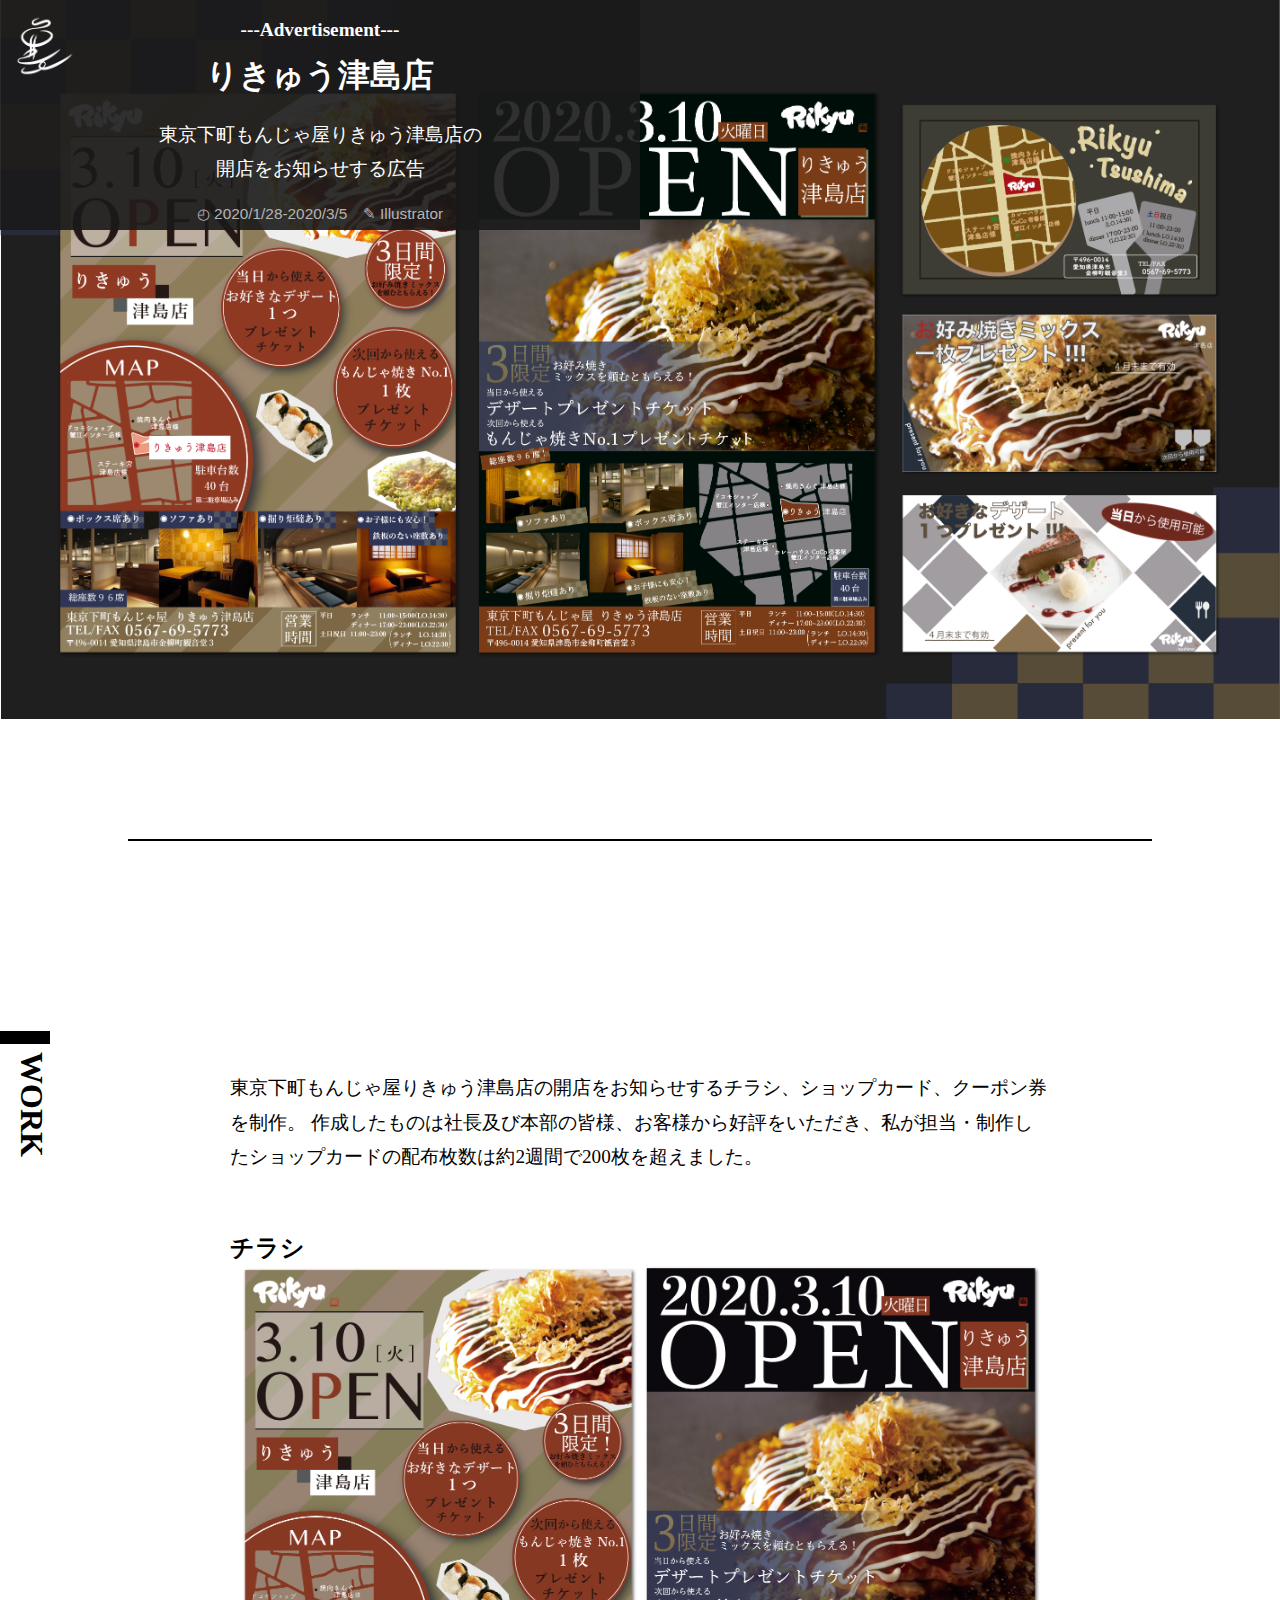
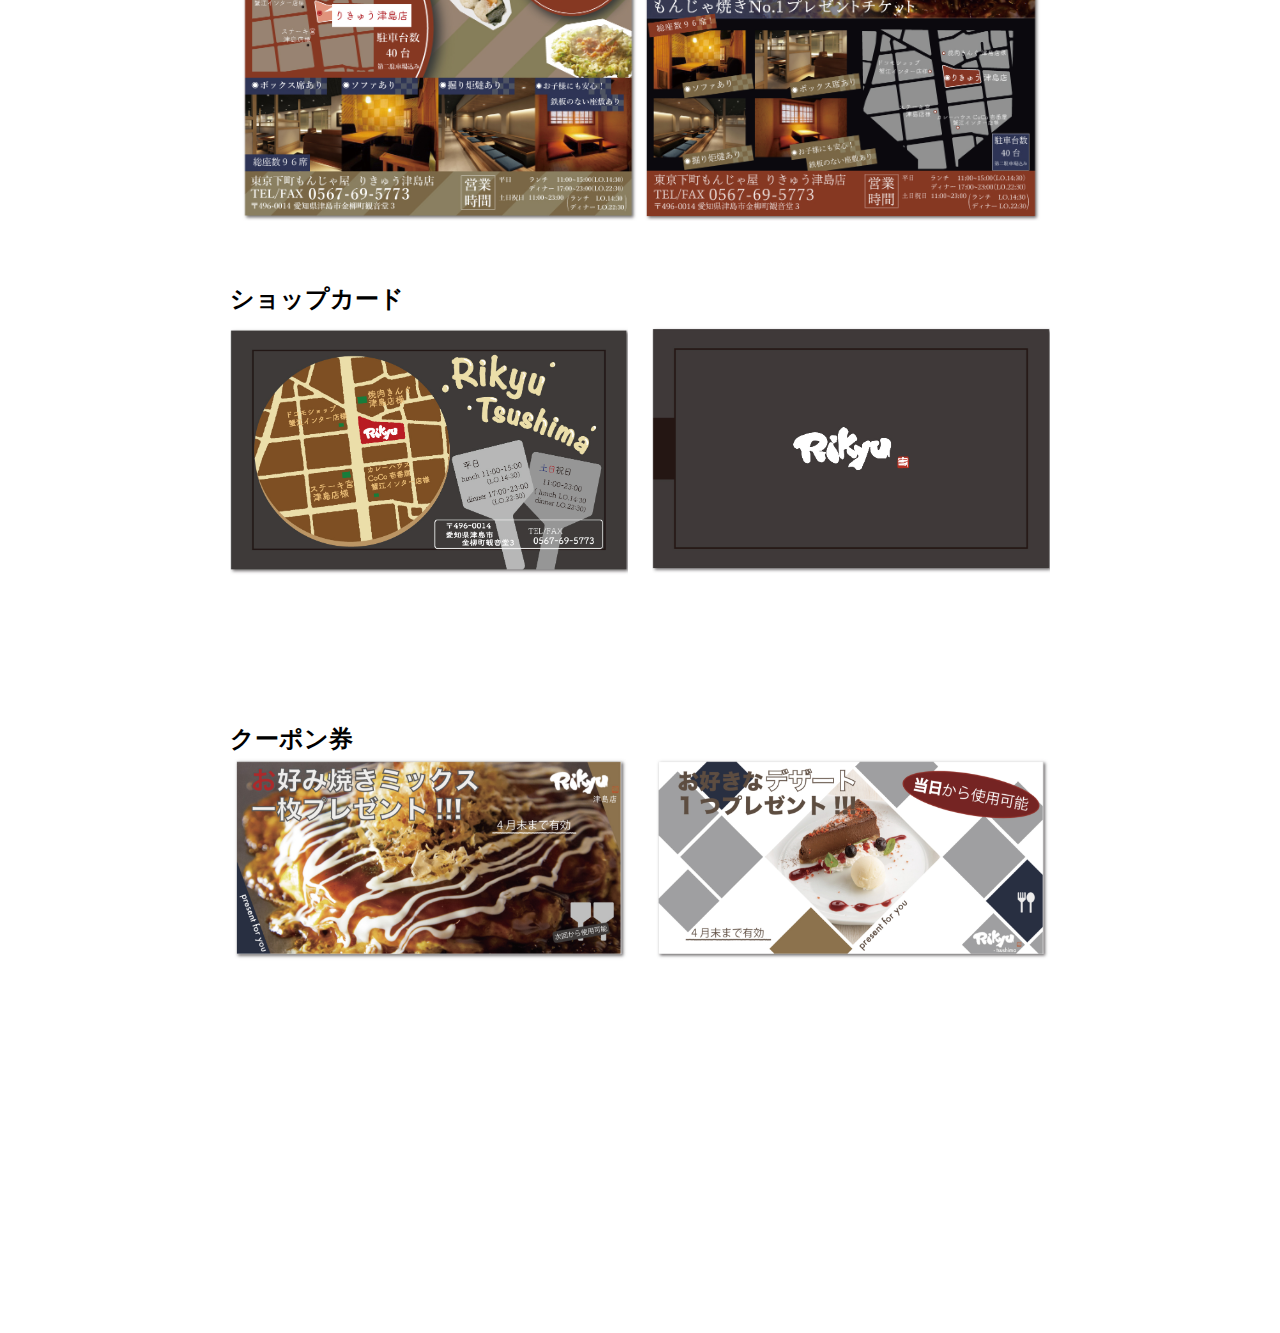
<file: rikyu.html>
<!DOCTYPE html>
<html>
	<head>
		<meta charset="utf-8" />
		<meta
			name="viewport"
			content="width=device-width, initial-scale=1.0, maximum-scale=1.0, minimum-scale=1.0"
		/>
		<title>齋藤小薫ーポートフォリオサイト</title>
		<meta name="keywords" content="齋藤小薫、作品集、ポートフォリオ" />
		<meta name="description" content="どんなサイトなのかの説明" />
		<link rel="stylesheet" href="css/normalize.css" />
		<link rel="stylesheet" href="css/main.css" />
	</head>

	<body>
		<header>
            <a href="https://koyukis.github.io/workspace/"class="btn-img">
            <img class="logo-img" src="images/logo.png" alt="ロゴ"></a>
        </header>
		<main>
            <section id="top">
                
                <div class="top-box p-top-top"> 
                    <h2 class="txt-ex top-name-center">---Advertisement---</h2>
                    <h2 class="txt-top top-name-center top-name-bottom">りきゅう津島店</h2>
                    <p class="txt top-name-center top-name-bottom margins">東京下町もんじゃ屋りきゅう津島店の<br>開店をお知らせする広告</p>
                    <p class="p-sanserif gray top-name-center">◴ 2020/1/28-2020/3/5&emsp;✎ Illustrator</p>
                </div>
                <img class="img dish" src="images/top-big-04.png" alt="りきゅうのトプ画">
                <div class=" pages-top-bottom">
                    
                    <div class="mini-top-k">
                        <img class="img" src="images/top-04.png" alt="りきゅうのトプ画">
                        <h2 class="txt-ex top-name-center">---Advertisement---</h2>
                        <h2 class="txt-top top-name-center top-name-bottom">りきゅう津島店</h2>
                        <p class="txt top-name-center top-name-bottom margins">東京下町もんじゃ屋りきゅう津島店の<br>開店をお知らせする広告</p>
                        <p class="p-sanserif gray top-name-center">◴ 2020/1/28-2020/3/5<br>✎ Illustrator</p>
                        </div>
                </div>
            </section>


            <section>
                <h1 class="mixed mini-box menu topic">&nbsp;WORK</h1>
                <div class=" pages-section-bottom margins">
                    <p class="txt p-line">東京下町もんじゃ屋りきゅう津島店の開店をお知らせするチラシ、ショップカード、クーポン券を制作。
                            作成したものは社長及び本部の皆様、お客様から好評をいただき、私が担当・制作したショップカードの配布枚数は約2週間で200枚を超えました。</p>
                    <h2 class="txt-h2 margins">チラシ</h2>
                    <img class="img-80 pages-h1-bottom" src="images/rikyu-01.jpg" alt="チラシ">
                    <h2 class="txt-h2 margins">ショップカード</h2>
                    <div class="pages-grid margins">
                        <img class="pages-grid-item" src="images/rikyu-02.jpg" alt="ショップカード表">
                        <img class="pages-grid-item pages-h1-bottom" src="images/rikyu-03.jpg" alt="ショップカード裏">
                    </div>
                    <h2 class="txt-h2 margins">クーポン券</h2>
                    <div class="pages-grid margins">
                        <img class="pages-grid-item" src="images/rikyu-04.jpg" alt="クーポン１">
                        <img class="pages-grid-item pages-h1-bottom" src="images/rikyu-05.jpg" alt="クーポン２">
                    </div>
                
                </div>
            </section>

		</main>
		<footer></footer>
	</body>
</html>
</file>
<file: jquery-css-skills-bar-master/css/style.css>
@charset "utf-8";
/* CSS Document */

*
{
	padding:0;
	margin:0;
}
h1
{
	width:100%;
	display:inline-block;
	text-align:center;
	margin:50px 0
}
.wrapper
{
	max-width:1200px;
	width:90%;
	margin:0 auto;
}

/* Skills bar effects */

.skillbar {
	position:relative;
	display:inline-block;
	margin:15px 0;
	width:100%;
	background:#eee;
	height:35px;
	border-radius:3px;
	width:100%;
}

.skillbar-title {
	position:absolute;
	top:0;
	left:0;
	width:110px;
	font-weight:bold;
	font-size:13px;
	color:#ffffff;
	background:#6adcfa;
	border-top-left-radius:3px;
	border-bottom-left-radius:3px;
	background:rgba(0, 0, 0, 0.1);
	padding:0 20px;
	height:35px;
	line-height:35px;
}

.skillbar-bar {
	height:35px;
	width:0px;
	background:#6adcfa;
	border-radius:3px;
	display:inline-block;
}

.skill-bar-percent {
	position:absolute;
	right:10px;
	top:0;
	font-size:11px;
	height:35px;
	line-height:35px;
	color:#ffffff;
	color:rgba(0, 0, 0, 0.4);
}
</file>
<file: css/main.css>
* {
	box-sizing: border-box;
	margin: 0;
	padding: 0;
}

.logo-img{
	position:absolute;
	width:5%;
	margin-left:1%;
	margin-top:1%;
	z-index:30;
}
.gif{
	position:absolute;
	z-index: 30;
	width:60%;
	margin:10% 20% 0 20%;
}
.top-img{
	width:100%;
}
.top-img:hover{
	transform: scale(1.2);
	transition-duration: 0.5s;
}

.p-top{
	position:absolute;
	z-index:3;
	margin:20% 20% 30% 20%;
	color:white;
	font-size: 10vw;
	font-family: "futura";
}
.mixed {/* 文字縦書き横向き */
	writing-mode: vertical-rl;
	-ms-writing-mode: tb-rl;
}
.menu{
	float: left;
	width: 50px;
	margin-right:10px;
	font-family: "futura";
}
.mini-box{
	border-top:13px solid rgb(0,0,0);
}

.p-sanserif{
	font-family: sans-serif;
	font-size:1.7vw;
	line-height: 1.8;

}
.gray{
	color:rgb(180,180,180);
	font-size:1.2vw
}
.top-name-bottom{
	margin-bottom:2%;
}

.p-serif{
	font-family: serif;
}


.top-box{

	position:absolute;
	z-index:2;
	width:50vw;
	height:18vw;
	padding-top:1vw;
	text-align:center;
	background-color: rgba(25,25,25,0.9);

}
.p-top-top{
	color:rgb(255,255,255);
}
.margins-top{
	margin-right:4%;
	margin-left:4%;
}

.main_imgBox{
	/* height: 100%; */
	overflow: hidden;
	position: relative;
}
.main_img{
    z-index:10;
    opacity: 0;
    width: 100%;
    height: 100%;
    background-position: center center;
    background-repeat: no-repeat;
    background-size: cover;
    position: absolute;
    left: 0;
    top: 0;
    -webkit-animation: anime 6s 0s infinite;
    animation: anime 6s 0s infinite;
}
/* .main_img:nth-of-type(2) {
	-webkit-animation-delay: 6s;
	animation-delay: 6s; } */

/* .main_img:nth-of-type(3) {
	-webkit-animation-delay: 12s;
	animation-delay: 12s; }
/*  */
/* .main_img:nth-of-type(4) {
	-webkit-animation-delay: 18s;
	animation-delay: 18s; }

.main_img:nth-of-type(5) {
	-webkit-animation-delay: 24s;
	animation-delay: 24s; }

.main_img:nth-of-type(6) {
	-webkit-animation-delay: 30s;
	animation-delay: 30s; } */

@keyframes anime {
	0% {
		opacity: 0;
	}
	8% {
		opacity: 1;
	}
	17% {
		opacity: 1;
	}
	25% {
		opacity: 0;
		transform: scale(1.2) ;
		z-index:9;
	}
	100% { opacity: 0 }
}

/* @keyframes fadeIn { anim/ation-nameで設定した値を書く
	0% {opacity: 0} アニメーション開始時は不透明度0%
	100% {opacity: 1} アニメーション終了時は不透明度100%
} */



.box17{
    margin:0 5% 10% 5%;
    position: relative;
    padding: 5em 5em;
    border-top: solid 5px black;
    border-bottom: solid 5px black;
}
.box17:before, .box17:after{
    content: '';
    position: absolute;
    top: -10px;
    width: 5px;
    height: -webkit-calc(100% + 20px);
    height: calc(100% + 20px);
    background-color: black;
}
.box17:before {left: 10px;}
.box17:after {right: 10px;}
.box17 p {
    margin: 0;
    padding: 0;
}
.face-img{
	width:40%;
	margin-left:30%;
	margin-right:30%;
}





/************************************
** 比較棒グラフ
************************************/
.ub-bar-graph{
	margin:0 auto 2rem !important;
	padding:2em !important;
	background:#fafafa;
	box-shadow: 0 3px 5px rgba(0,0,0,.07);
	color: #333;
}
.ub-bar-graph dl > div{/* １この棒 */
	margin: 0 auto 1.5em !important;
	display: -webkit-box;
	display: -ms-flexbox;
	display: flex;
	height: 30px;
	font-size: 0.9rem;
	position:relative;
	box-shadow: 0 3px 5px rgba(0,0,0,.03);
}
.ub-bar-graph dl > div:last-child{/* ？ */
	margin: 0 !important;
}
.ub-bar-graph dl > div dt{/* 棒の黒い部分 */
	background:#333;
	border-right: 2px solid #fff;
}
.ub-bar-graph dl > div dd{/* 棒のグレーの部分 */
	-webkit-box-flex: 1;
	-ms-flex: 1;
	flex:1;
	margin:0 !important;
	font-size:1em;
	background:#dfe6e8;
}
.ub-bar-graph dl > div dt > span,.ub-bar-graph dl > div dd > span{/* 棒の見出し　文字 */
	position:absolute;/* 必要 */
	/* z-index: 1; */
	color:#333;
	font-size: 1em;
	line-height: 1.5;
}
.ub-bar-graph dl > div dt > .ub-bar-graph__content{/* 棒の見出し　文字 */
	left:0px;
	top:-20px;
}
/* .ub-bar-graph dl > div dd >  .ub-bar-graph__value{
	width: 10%;
} */
@media screen and (max-width: 560px) {
	.ub-bar-graph{
	padding:2em 1em !important;
	}
	.ub-bar-graph dl > div{
	margin: 0 auto 2em !important;
	}
}
.skill-grid{
	display: grid;
	grid-template-columns:1fr 1fr;
}
.skill-grid-item{
}






/* .con{スキル */
	/* display: flex;
	align-items:right; */
	/* display: inline-block;
	vertical-align: middle; */
	/* display: grid;
	grid-template-columns:1fr 9fr;
	width:100%;
	margin-bottom:2%;
}

.graf-img{
	display: flex;
	align-items: left;
}
.graf {
	display: flex;
	align-items: right;
	margin:3% 0 3% 0;
}

.data-img{
	width:15%;
}


.graf-bar-bg {
	display: flex;
	align-items:right;
	width: 100%;
	margin-left:3%;
	text-justify:left;
	background: #e0e0e0;
}

.graf-bar {
	background: rgba(0,0,0,0.7);
}

.graf-bar span{
	color: #FFF;
	padding:10px;
} */

.imgs{/* 作品サムネサイズ */
	width:93%;
	margin-bottom:3%;
}

.about-grid{/* aboutのprofileとskill */
	display: grid;
	gap:3%;
	grid-template-columns:1fr 1fr;
}
.about-grid-item{
}
	.grid{/* トップページ作品陳列１：１：１ */
		display: grid;
		margin-left: 5%;
		margin-right: 5%;
		gap:10%;
		grid-template-columns:1fr 1fr 1fr;
	}

	.gird-item{/* 作品陳列 */
		width:100%;
		text-align:center;
		margin:40px;
	}


	.black-box{
			width:20vw;
			height:32vw;
			padding-top:1vw;
			text-align:center;
			background-color: rgb(0,0,0);
			/* box-shadow: 15px 15px 30px 10px rgba(0,0,0,0.4);水平　垂直　ぼかし具合　広がり具合 */
		}

	.card-top-txt{
		color:rgb(230,230,230);
		text-align:right;
		margin-top:2%;
		margin-right:5%;
		margin-bottom:8%;
		font-size: 1.3vw;
		font-family: "futura";
	}
	.card-txt{
		color:rgb(255,255,255);
		text-align:right;
		margin:4% 5% 5% 0;
		font-size: 1.5vw;
		font-family: "ヒラギノ明朝 Pro";
		line-height: 1.5;/* 行間 */
	}

	.card-mini-txt{
		color:rgb(255,255,255);
		text-align:right;
		margin-left:5%;
		margin-right:5%;
		font-size: 1.1vw;
		font-family: "ヒラギノ明朝 Pro";
	}
	/* .triangle{
		border-top: 62px solid transparent;
		border-right: 62px solid #f6da69;
		margin-bottom:0;
	} */

	.btn-img{
		transition:0.2s;
	}
	.btn-img:hover{
		/* filter:brightness(97%); */
		transform:scale(1.08)translate(0px,-10px);
		transition:0.2s;
		box-shadow: 0px 15px 30px 10px rgba(0,0,0,0.5);/* 水平　垂直　ぼかし具合　広がり具合 */
	}
	.under-line{
		text-decoration: none;
	}



	.hyper{
		margin-bottom:100vw;
	}

	.box3{
		padding: 0.5em 1em;
		margin:0 20% 0 20%;
		color: #474747;
		background: white;/*背景色*/
		border-left: double 10px black;/*左線*/
		border-right: double 10px black;/*右線*/
	}
	.box3 p {
		margin: 0;
		padding: 0;
	}



	/*==================================================
トップページスライダーのためのcss
===================================*/
.mylife {/*横幅94%で左右に余白を持たせて中央寄せ*/
    width:80%;
    margin:0 10% 20% 10%;
}

.mylife img {
    width:auto;/*スライダー内の画像を60vwにしてレスポンシブ化*/
    height:30vw;
}

.mylife .slick-slide {
	transform: scale(0.8);/*左右の画像のサイズを80%に*/
	transition: all .5s;/*拡大や透過のアニメーションを0.5秒で行う*/
	opacity: 0.5;/*透過50%*/
}

.mylife .slick-slide.slick-center{
	transform: scale(1);/*中央の画像のサイズだけ等倍に*/
	opacity: 1;/*透過なし*/
}


/*矢印の設定*/

/*戻る、次へ矢印の位置*/
.slick-prev,
.slick-next {
    position: absolute;/*絶対配置にする*/
    top: 42%;
    cursor: pointer;/*マウスカーソルを指マークに*/
    outline: none;/*クリックをしたら出てくる枠線を消す*/
    border-top: 2px solid #666;/*矢印の色*/
    border-right: 2px solid #666;/*矢印の色*/
    height: 15px;
    width: 15px;
}

.slick-prev {/*戻る矢印の位置と形状*/
    left: -1.5%;
    transform: rotate(-135deg);
}

.slick-next {/*次へ矢印の位置と形状*/
    right: -1.5%;
    transform: rotate(45deg);
}




.box19 {
    position: relative;
    padding:0.25em 1em;
}
.box19:before,.box19:after{
    content:'';
    width: 20px;
    height: 30px;
    position: absolute;
    display: inline-block;
}
.box19:before{
    border-left: solid 1px #5767bf;
    border-top: solid 1px #5767bf;
    top:0;
    left: 0;
}
.box19:after{
    border-right: solid 1px #5767bf;
    border-bottom: solid 1px #5767bf;
    bottom:0;
    right: 0;
}
.box19 p {
    margin: 0;
    padding: 0;
}
.last-box{
	width:100%;
	background-color: #2c2a26;
	padding:5% 0;
}
.last-box-img{
	width: 20%;
	margin: 3% 40% 0 40%;
}
.last-word{
	color: white;
}

@media (min-width:766px){
	.mini-top-k{
		display:none;
	}
}




@media (max-width:766px){/* 作品陳列　パソコン用を消す　スマホ */
	.top-box{
		display:none;
	}
	.dish{
		display:none;
	}
	.mini-top-k{

	}

	.menu{
		width:30px;
		margin-right:5px;
	}
	.mixed{
		font-size: 24px;
	}
	.about-grid{
		grid-template-columns:1fr;
	}
	.grid{
		display: grid;
		grid-template-columns:1fr 1fr;
		margin-left: 5%;
		margin-right: 5%;
		gap:8%;
	}
	.gird-item{/* 作品陳列 */
		width:100%;
	}
	.black-box{
		width:150px;
		height:250px;
		padding-top:10px;
		background-color: rgb(0,0,0);
		box-shadow: 5px 5px 10px 5px rgba(0,0,0,0);/* 水平　垂直　ぼかし具合　広がり具合 */
	}
	.card-txt{
		font-size: 2.0vw;

	}
	/* .triangle{
		border-top: 39px solid transparent;
		border-right: 39px solid #f6da69;
		text-align:bottom;
	} */
	.box17{
		padding: 2em 2em;
		border-top: solid 2px black;
		border-bottom: solid 2px black;
	}
	.box17:before, .box17:after{
		width: 2px;
	}
	.box3{
		border-left: double 7px black;/*左線*/
		border-right: double 7px black;/*右線*/

	}

	.hyper{
		margin-bottom:180vw;
	}
	.data-name {
		font-size:12px;
	}

}







.about-tag-top{/* about左のタグの上の調整 */
	margin-top: 10%;
}
.about-dialy-top{/* aboutのdialyのtopにだけ使ってる */
	margin-top: 5%;
}
.section-bottom{
	margin-bottom:200px;
}

.section-top{
	margin-top:200px;
}

.pages-top-bottom{
	padding-top:1%;
	padding-bottom:8%;
}
.pages-section-bottom{
	padding-top:18%;
	padding-bottom:18%;
	margin-right:1%;
	margin-left:1%;
	border-top:2px solid rgb(0,0,0);
}
.pages-h1-top{
	margin-top:15%;
}
.pages-h1-bottom{
	margin-bottom:10%;
}
.pages-center{
	text-align:center;
}
.pages-right{
	text-align:right;
	/* margin-left:70%; */
}
.about-txt-bottom{
	margin-bottom:20px;
}
.txt-h2{
	font-family: "ヒラギノ明朝 Pro";
}
.txt{
	font-family: "ヒラギノ明朝 Pro";
	font-size:1.5vw;
	line-height: 1.8;
}
.txt-ex{/* 説明部分 */
	font-family: "ヒラギノ明朝 Pro";
	font-size:1.5vw;
	line-height: 1.8;
}
.txt-top{
	font-family: "ヒラギノ明朝 Pro";

	font-size:2.5vw;
	line-height: 1.8;
}

.border-radius{
	width: 10vw;
	height: 10vw;
	/* line-height: 150px; */
	background-color: #d9e367;
	border-radius: 50%;
	color: #fff;
	font-size:1.5vw;
	color:rgb(0,0,0);
	line-height: 1.2;
	display: flex;
	text-align: center;
	flex-direction: column;
	/* 子要素をflexboxにより縦方向に揃える */
	justify-content: center;

}
.radius-higashiyama{
	background-color:#74b32f;
}
.radius-carousel{
	background-color:#d3eef8;
}
.triangle01{
    width: 0;
    height: 0;
    border-top: solid 15px transparent;
    border-right: solid 15px transparent;
    border-bottom: solid 15px transparent;
    border-left: solid 15px #697b91;
	margin-left:40%;
}
.radius-grid{
	width:80%;
	display: grid;
	grid-template-columns:1fr 1fr 1fr 1fr 1fr 1fr 1fr;
	gap:2%;
	margin-bottom:10%;
}
.radius-grid-item{
	/* width:100%; */
}

.radius-center{
	display: flex;
	/* flex-direction: column; 子要素をflexboxにより縦方向に揃える */
    justify-content: center; /* 子要素をflexboxにより中央に配置する */
    /* align-items: center;  子要素をflexboxにより中央に配置する */

}
.main {
	align-items: center;
}

.right{
	margin-right:10%;
}
.left{
	margin-left:10%;
}

/* アニメーションスタートの遅延時間を決めるCSS*/

.delay-time02{
animation-delay: 0.2s;
}

.delay-time04{
animation-delay: 0.4s;
}






/*==================================================
スタート時は要素自体を透過0にするためのopacity:0;を指定する
===================================*/

.box{
	opacity: 0;
}

/*==================================================
動き自体の指定：今回は「ふわっ」
===================================*/

.fadeUp {
animation-name:fadeUpAnime;
animation-duration:0.5s;
animation-fill-mode:forwards;
opacity: 0;
}
@keyframes fadeUpAnime{
from {
    opacity: 0;
	transform: translateY(100px);
}

to {
    opacity: 1;
	transform: translateY(0);
}
}






/* .top-menu{
	float: left;
	width: 20%;
	text-align:center;
} */
.black-top{
	/* width:100%; */
	height:auto;
	background-color: rgb(0,0,0);
}
.img-80{
	width:80%;
	margin-bottom:60px;
	margin-left: 10%;
	margin-right: 10%;
}
.img-60{
	width:60%;
	margin-bottom:60px;
	margin-left: 20%;
	margin-right: 20%;
}
.top-name-center{
	text-align: center;
}
.margins{
	margin-right:10%;
	margin-left:10%;
}
.img{
	width:100%;
}
.topic{/* 左側のプロセスとかの上に余白 */
	margin-top:15%;
}

.s-line{
	margin-bottom:20px;
	margin-left: 10%;
	margin-right: 10%;
}
.p-line{
	margin-bottom:60px;
	margin-left: 10%;
	margin-right: 10%;
}

/* ボード */
.board-JPG{
	width:60%;
	margin-left: 20%;
	margin-right: 20%;
}
.board-work{
	margin-bottom:50%;
}



/* バッグ */
.bag-jpg{
	float: left;
	width: 60%;
	margin-right:10px;
}
.bag-work{
	margin-bottom:40%;
}


/* 東山 */
.higashiyama-jpg{
	float: right;
	width: 30%;
}
.higashiyama-marker{
	background : linear-gradient(transparent 20%, rgb(150,180,150) 45%);
}
.higashiyama-box{
	border:2px dashed #ffa64d;
}
.higashiyama-work{
	margin-bottom:20%;
}
.higashiyama-work-grid{
	display: grid;
	grid-template-columns:1fr 1fr 1fr 1fr;
	gap:3%;
	margin-bottom:10%;
}
.higashiyama-work-grid-item{
}

/* はさみ */
.hasami-jpg{
	float: right;
	margin-right:30%;
	width: 10%;
}

/* ネコ */
.neko-jpg{
	width:80%;
	margin-left: 10%;
	margin-right: 10%;
}


/* モーキャプ */
.motion-work{
	margin-bottom:5%;
}


/* パンフレット */
.pamph-work-top{
	margin-top:20%;
}
.geikoten-box{
    padding: 0.5em 1em;
    margin: 0 0 2em 0;
	padding-right:5%;
	padding-top:3%;
    /* background: #f0f7ff; */
    border: dashed 2px rgb(0,0,0);/*点線*/
}
.geikoten-box p {
    margin: 0;
    padding: 0;
}
.geikoten-grid{
	display: grid;
	grid-template-columns:1fr 1fr;
	gap:3%;
	margin-bottom:10%;
}
.geikoten-grid-item{
	width:100%;
}


#flipbook {
	width: 100%; /* flipbook自体の横幅なので各ページは200px */
	height: 28vw;
	/* margin: 10% 20%;  */
	/* 一番左端だとたまに見切れるので適当に移動 */
}


.sample ul{
	display: flex;
	overflow-x: scroll;
	margin: 0;
	padding: 0;
}
.sample li{
	min-width: 40%;
	margin: 10px;
	padding: 0;
	list-style: none;
}


.persona-box{
		padding: 1.5em 0.5em;
		margin: 2em 10%;
		padding-right:5%;
		color: #232323;
		background: #d3eef8;
		/* border-left: solid 25% rgb(100,100,100); */
	}
	.persona-box img{
		width:60%;
		margin:0 20%;
	}
	.persona-grid{
		display: grid;
		grid-template-columns:1fr 1fr;
		gap:3%;
		margin-bottom:5%;
	}
	.persona-grid-item{
	}

/*==================================================
スライダーのためのcss
===================================*/
.slider {/*横幅94%で左右に余白を持たせて中央寄せ*/
	width:50%;
	margin:0 auto;
}

.slider img {
	width:100%;/*スライダー内の画像を横幅100%に*/
	height:auto;
}

/*slickのJSで書かれるタグ内、スライド左右の余白調整*/

.slider .slick-slide {
	margin:0 10px;
}

/*矢印の設定*/

/*戻る、次へ矢印の位置*/
.slick-prev,
.slick-next {
	position: absolute;/*絶対配置にする*/
	top: 42%;
	cursor: pointer;/*マウスカーソルを指マークに*/
	outline: none;/*クリックをしたら出てくる枠線を消す*/
	border-top: 2px solid rgb(0, 0, 0);/*矢印の色*/
	border-right: 2px solid rgb(0, 0, 0);/*矢印の色*/
	height: 15px;
	width: 15px;
}

.slick-prev {/*戻る矢印の位置と形状*/
	left: -5.5%;
	transform: rotate(-135deg);
}

.slick-next {/*次へ矢印の位置と形状*/
	right: -5.5%;
	transform: rotate(45deg);
}

/*ドットナビゲーションの設定*/

.slick-dots {
	text-align:center;
	margin:20px 0 0 0;
}

.slick-dots li {
	display:inline-block;
	margin:0 5px;
}

.slick-dots button {
	color: transparent;
	outline: none;
	width:10px;/*ドットボタンのサイズ*/
	height:10px;/*ドットボタンのサイズ*/
	display:block;
	border-radius:50%;
	background:#ccc;/*ドットボタンの色*/
}

.slick-dots .slick-active button{
	background:#333;/*ドットボタンの現在地表示の色*/
}





.pages-grid{
	display: grid;
	grid-template-columns:1fr 1fr;
	gap:3%;
	margin-bottom:10%;
}
.pages-grid-item{
	width:100%;
}
.pages-grid-none{
	display: grid;
	grid-template-columns:1fr 1fr;
	gap:1%;
}
@media (max-width:766px){/* 作品陳列　パソコン用を消す　スマホ */
	.txt-top{
		font-size:18px;
	}
	.txt-ex{
		font-size:15px;
	}
	.txt{
		font-size:13px;
	}
	.p-line{
		margin-bottom:30px;
	}
	.geikoten-box{
		padding: 0.5em 1em;
		margin: 2em 0;
		padding-right:3%;
		padding-top:0;
		/* background: #f0f7ff; */
	}
	.geikoten-box p{
		text-align:center;
	}
	.geikoten-grid{
		grid-template-columns:1fr;
		margin-bottom:8%;
	}
	.persona-box{
		padding: 1.5em 0.5em;
		padding-right:1%;
	}
	.persona-grid{
		display: grid;
		grid-template-columns:1fr;
	}

}
</file>
